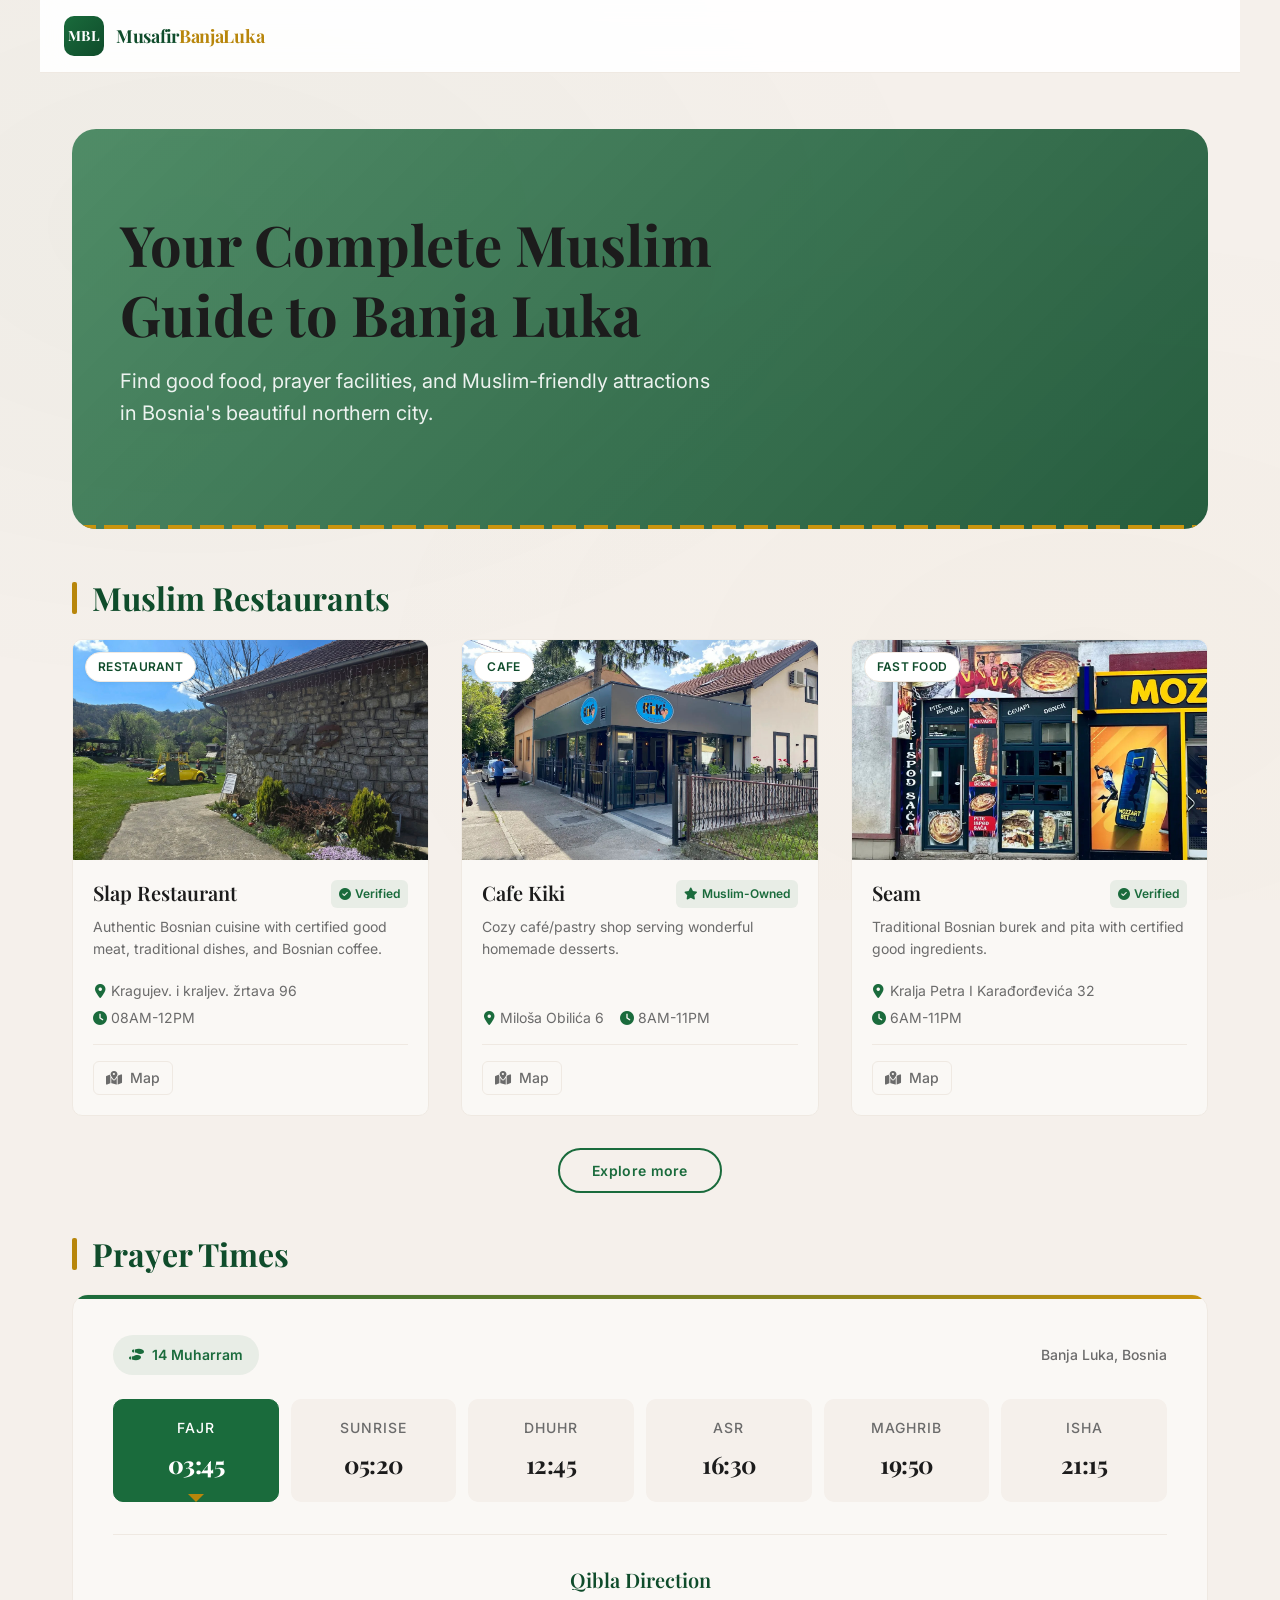
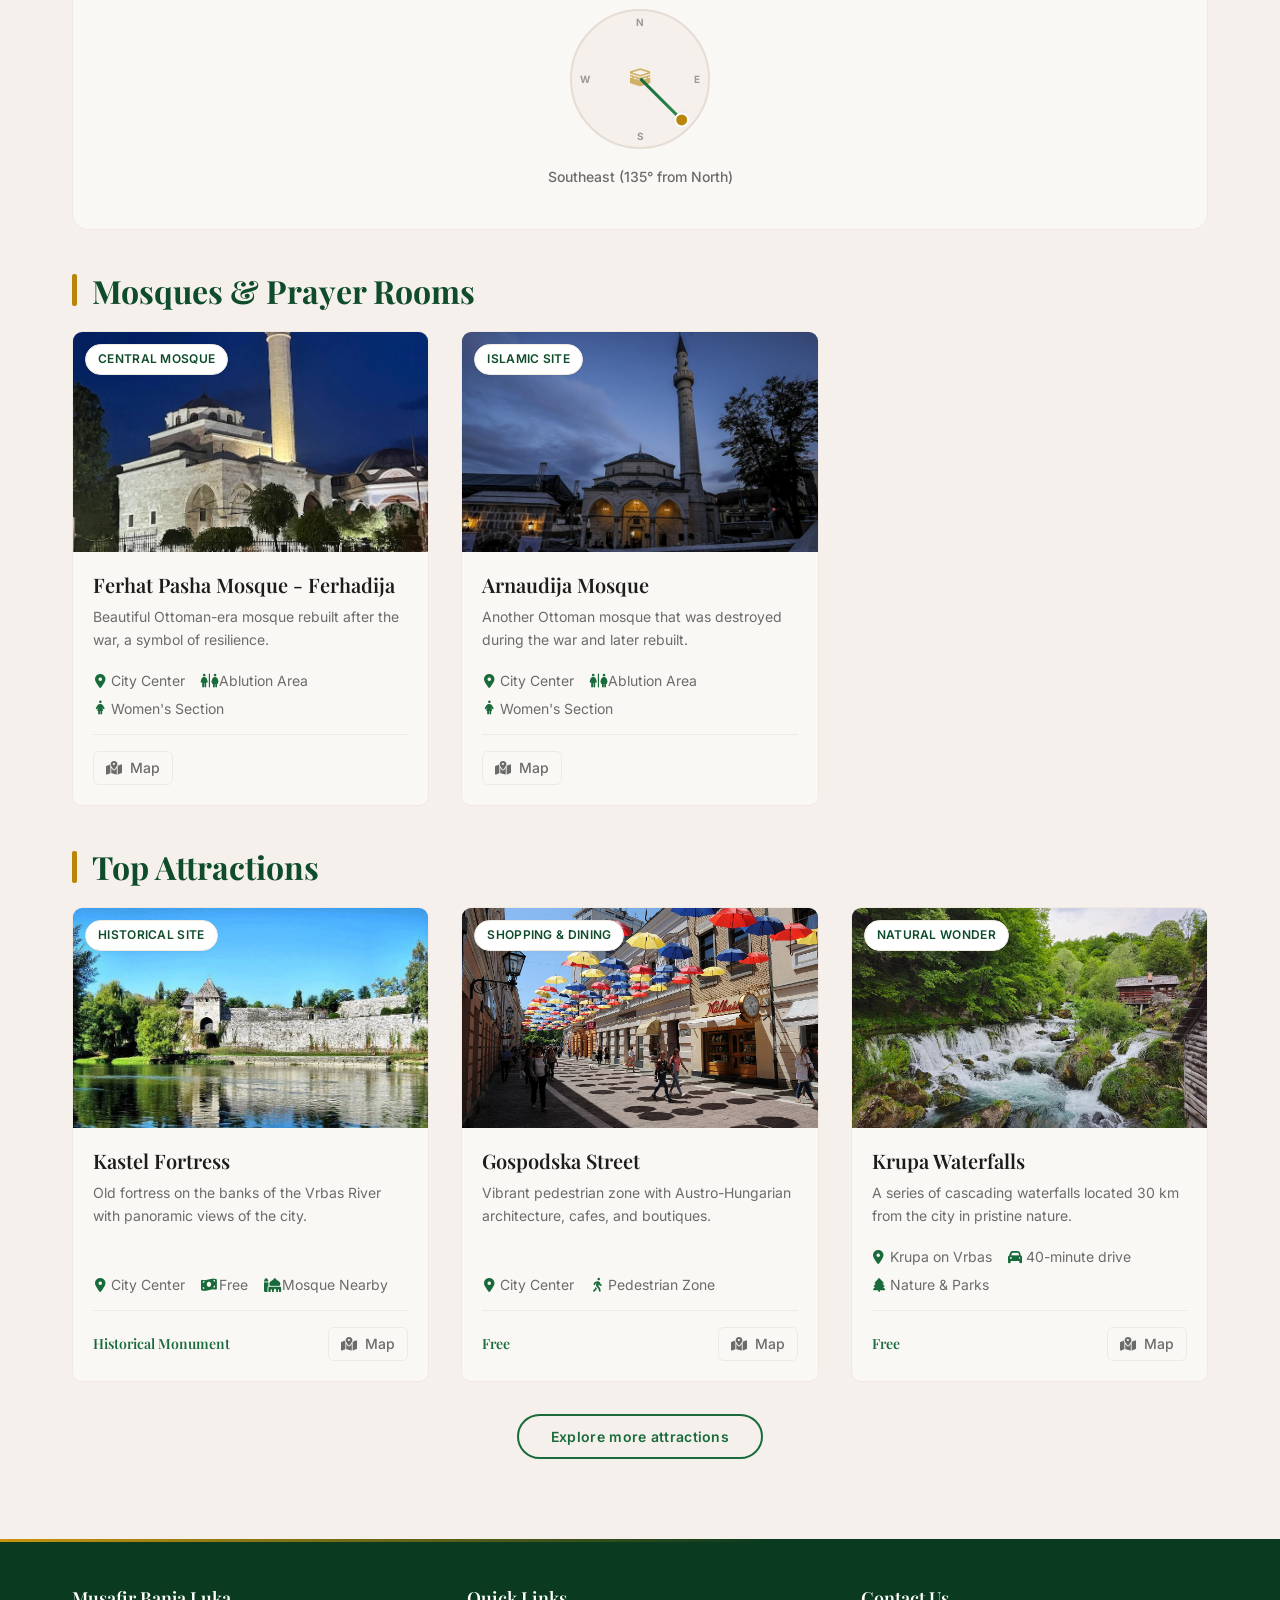
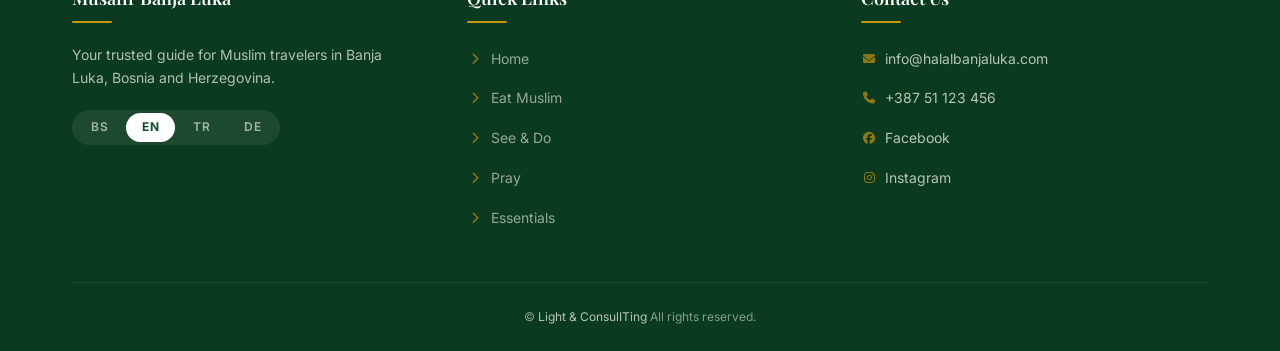
<file: index.html>
<!DOCTYPE html>
<html lang="en">

<head>
    <meta charset="UTF-8" />
    <meta name="viewport" content="width=device-width, initial-scale=1.0" />

    <!-- === PRIMARY META TAGS === -->
    <title>Musafir Banja Luka - Muslim Travel Guide to Banja Luka, Bosnia</title>
    <meta name="description"
        content="Your complete Muslim travel guide to Banja Luka, Bosnia. Discover halal restaurants, mosques, prayer times, Muslim-friendly attractions and essential travel tips for Muslim visitors." />
    <meta name="keywords"
        content="Banja Luka, Muslim travel, halal food Banja Luka, mosques Banja Luka, prayer times Bosnia, Muslim-friendly Bosnia, halal travel Bosnia, Muslim guide Banja Luka" />
    <meta name="author" content="Musafir Banja Luka" />
    <meta name="robots" content="index, follow" />
    <meta name="revisit-after" content="7 days" />
    <meta name="language" content="English" />

    <!-- === OPEN GRAPH (Facebook, LinkedIn, WhatsApp) === -->
    <meta property="og:title" content="Musafir Banja Luka - Muslim Travel Guide to Banja Luka, Bosnia" />
    <meta property="og:description"
        content="Your complete Muslim travel guide to Banja Luka. Halal food, mosques, prayer times & Muslim-friendly attractions in Bosnia." />
    <meta property="og:type" content="website" />
    <meta property="og:url" content="https://halalbanjaluka.com/" />
    <meta property="og:image" content="https://halalbanjaluka.com/images/ferhadija-mosque-banja-luka.jpg" />
    <meta property="og:image:width" content="1200" />
    <meta property="og:image:height" content="630" />
    <meta property="og:locale" content="en_US" />
    <meta property="og:site_name" content="Musafir Banja Luka" />

    <!-- === TWITTER CARD === -->
    <meta name="twitter:card" content="summary_large_image" />
    <meta name="twitter:title" content="Musafir Banja Luka - Muslim Travel Guide to Banja Luka, Bosnia" />
    <meta name="twitter:description"
        content="Your complete Muslim travel guide to Banja Luka. Halal food, mosques, prayer times & Muslim-friendly attractions." />
    <meta name="twitter:image" content="https://halalbanjaluka.com/images/ferhadija-mosque-banja-luka.jpg" />

    <!-- === HREFLANG (Multilingual) === -->
    <link rel="alternate" hreflang="en" href="https://halalbanjaluka.com/?lang=en" />
    <link rel="alternate" hreflang="bs" href="https://halalbanjaluka.com/?lang=bs" />
    <link rel="alternate" hreflang="tr" href="https://halalbanjaluka.com/?lang=tr" />
    <link rel="alternate" hreflang="de" href="https://halalbanjaluka.com/?lang=de" />
    <link rel="alternate" hreflang="x-default" href="https://halalbanjaluka.com/" />

    <!-- === CANONICAL URL === -->
    <link rel="canonical" href="https://halalbanjaluka.com/" />

    <link rel="stylesheet" href="https://cdnjs.cloudflare.com/ajax/libs/font-awesome/6.4.0/css/all.min.css" />
    <link rel="preconnect" href="https://fonts.googleapis.com" />
    <link rel="preconnect" href="https://fonts.gstatic.com" crossorigin />
    <link
        href="https://fonts.googleapis.com/css2?family=Playfair+Display:ital,wght@0,400;0,600;0,700;1,400&family=Inter:wght@300;400;500;600;700&display=swap"
        rel="stylesheet" />
    <link rel="stylesheet" href="style.css" />

    <!-- === JSON-LD STRUCTURED DATA === -->
    <script type="application/ld+json">
    {
        "@context": "https://schema.org",
        "@type": "TravelAgency",
        "name": "Musafir Banja Luka",
        "description": "Muslim travel guide for Banja Luka, Bosnia - halal restaurants, mosques, prayer times, and Muslim-friendly attractions",
        "url": "https://halalbanjaluka.com/",
        "logo": "https://halalbanjaluka.com/images/ferhadija-mosque-banja-luka.jpg",
        "address": {
            "@type": "PostalAddress",
            "addressLocality": "Banja Luka",
            "addressCountry": "BA"
        },
        "knowsLanguage": ["en", "bs", "tr", "de"],
        "sameAs": [
            "https://facebook.com/halalbanjaluka",
            "https://instagram.com/halalbanjaluka"
        ]
    }
    </script>

    <script type="application/ld+json">
    {
        "@context": "https://schema.org",
        "@type": "BreadcrumbList",
        "itemListElement": [
            { "@type": "ListItem", "position": 1, "name": "Home", "item": "https://halalbanjaluka.com/" },
            { "@type": "ListItem", "position": 2, "name": "Halal Restaurants", "item": "https://halalbanjaluka.com/?page=eat" },
            { "@type": "ListItem", "position": 3, "name": "Attractions", "item": "https://halalbanjaluka.com/?page=see" },
            { "@type": "ListItem", "position": 4, "name": "Mosques & Prayer", "item": "https://halalbanjaluka.com/?page=pray" },
            { "@type": "ListItem", "position": 5, "name": "Travel Essentials", "item": "https://halalbanjaluka.com/?page=essentials" }
        ]
    }
    </script>

    <script type="application/ld+json">
    {
        "@context": "https://schema.org",
        "@type": "ItemList",
        "name": "Halal Restaurants in Banja Luka",
        "description": "Certified halal restaurants and Muslim-friendly dining options in Banja Luka, Bosnia",
        "itemListElement": [
            {
                "@type": "Restaurant",
                "position": 1,
                "name": "Slap Restaurant",
                "description": "Authentic Bosnian cuisine with certified halal meat, traditional dishes and Bosnian coffee.",
                "servesCuisine": ["Bosnian", "Halal", "Traditional"],
                "address": { "@type": "PostalAddress", "streetAddress": "Kragujev. i kraljev. žrtava 96", "addressLocality": "Banja Luka", "addressCountry": "BA" }
            },
            {
                "@type": "Restaurant",
                "position": 2,
                "name": "Cafe Kiki",
                "description": "Cozy cafe serving good pastries, Bosnian coffee, and light meals. Muslim-owned.",
                "servesCuisine": ["Coffee", "Pastries", "Halal"],
                "address": { "@type": "PostalAddress", "streetAddress": "Miloša Obilića 6", "addressLocality": "Banja Luka", "addressCountry": "BA" }
            },
            {
                "@type": "Restaurant",
                "position": 3,
                "name": "Seam",
                "description": "Traditional Bosnian burek and pita with certified halal ingredients.",
                "servesCuisine": ["Bosnian", "Burek", "Halal", "Fast Food"],
                "address": { "@type": "PostalAddress", "streetAddress": "Kralja Petra I Karađorđevića 32", "addressLocality": "Banja Luka", "addressCountry": "BA" }
            }
        ]
    }
    </script>

    <script type="application/ld+json">
    {
        "@context": "https://schema.org",
        "@type": "ItemList",
        "name": "Mosques in Banja Luka",
        "description": "Islamic places of worship and prayer facilities in Banja Luka, Bosnia",
        "itemListElement": [
            {
                "@type": "PlaceOfWorship",
                "position": 1,
                "name": "Ferhat Pasha Mosque (Ferhadija)",
                "description": "Beautiful Ottoman-era mosque rebuilt after the war, a symbol of resilience.",
                "religiousAffiliation": "Islam",
                "address": { "@type": "PostalAddress", "addressLocality": "Banja Luka", "addressCountry": "BA" }
            },
            {
                "@type": "PlaceOfWorship",
                "position": 2,
                "name": "Arnaudija Mosque",
                "description": "Ottoman-era mosque that was destroyed during war and rebuilt later.",
                "religiousAffiliation": "Islam",
                "address": { "@type": "PostalAddress", "addressLocality": "Banja Luka", "addressCountry": "BA" }
            }
        ]
    }
    </script>

    <script type="application/ld+json">
    {
        "@context": "https://schema.org",
        "@type": "ItemList",
        "name": "Tourist Attractions in Banja Luka",
        "description": "Top Muslim-friendly attractions and landmarks in Banja Luka, Bosnia",
        "itemListElement": [
            {
                "@type": "TouristAttraction",
                "position": 1,
                "name": "Kastel Fortress",
                "description": "Ancient fortress on the banks of Vrbas river with panoramic city views.",
                "address": { "@type": "PostalAddress", "addressLocality": "Banja Luka", "addressCountry": "BA" }
            },
            {
                "@type": "TouristAttraction",
                "position": 2,
                "name": "Krupa Waterfalls",
                "description": "Series of cascading emerald waterfalls 30km from Banja Luka in pristine natural setting.",
                "address": { "@type": "PostalAddress", "addressLocality": "Krupa na Vrbasu", "addressCountry": "BA" }
            },
            {
                "@type": "TouristAttraction",
                "position": 3,
                "name": "Banj Brdo",
                "description": "Iconic hilltop viewpoint with 360° city panoramas, walking trails, and historic Partisan monument.",
                "address": { "@type": "PostalAddress", "addressLocality": "Banja Luka", "addressCountry": "BA" }
            }
        ]
    }
    </script>

</head>

<body>
    <!-- Header Wrapper (header + nav on desktop) -->
    <div class="header-wrapper">
        <header>
            <div class="container">
                <div class="header-content">
                    <div class="logo">
                        <div class="logo-icon">MBL</div>
                        <div class="logo-text">Musafir<span>BanjaLuka</span></div>
                    </div>
                    <button class="nav-toggle" id="navToggle">
                        <i class="fas fa-bars"></i>
                    </button>
                </div>
            </div>
        </header>

        <!-- Navigation -->
        <nav id="mainNav" aria-label="Main navigation">
            <ul class="nav-links">
                <li><a href="index.html" class="nav-link active" data-page="home"><i class="fas fa-home"></i> Home</a>
                </li>
                <li><a href="eat.html" class="nav-link" data-page="eat"><i class="fas fa-utensils"></i> Eat Good
                        Food</a>
                </li>
                <li><a href="see.html" class="nav-link" data-page="see"><i class="fas fa-binoculars"></i> See & Do</a>
                </li>
                <li><a href="pray.html" class="nav-link" data-page="pray"><i class="fas fa-mosque"></i> Pray</a></li>
                <li><a href="essentials.html" class="nav-link" data-page="essentials"><i class="fas fa-info-circle"></i>
                        Essentials</a></li>
            </ul>
        </nav>
    </div>

    <!-- Main Content -->
    <main>
        <!-- Home Page -->
        <div class="page active" id="home">
            <div class="container">
                <div class="hero">
                    <h1 data-i18n="home_title">Your Complete Muslim Guide to Banja Luka</h1>
                    <p data-i18n="home_subtitle">Find good food, prayer facilities, and Muslim-friendly attractions in
                        Bosnia's beautiful
                        northern city.</p>
                </div>

                <!-- Halal Restaurants Section (3 cards) -->
                <div class="section-header">
                    <h2 data-i18n="restaurants">Good Restaurants</h2>
                </div>

                <div class="card-grid">
                    <!-- Restaurant 1 -->
                    <div class="card">
                        <div class="card-img">
                            <img src="images/slap.jpg"
                                alt="Slap Restaurant - halal restaurant in Banja Luka serving traditional Bosnian cuisine"
                                loading="lazy" width="400" height="300" />
                            <div class="card-badge">Restaurant</div>
                        </div>
                        <div class="card-content">
                            <div class="card-title">
                                <h3>Slap Restaurant</h3>
                                <div class="verification"><i class="fas fa-check-circle"></i> <span
                                        data-i18n="verified">Verified</span></div>
                            </div>
                            <p data-i18n="res_desc_slap"> Authentic Bosnian cuisine with certified good meats,
                                traditional
                                dishes and Bosnian
                                coffee.</p>
                            <div class="card-details">
                                <div class="card-detail"><i class="fas fa-map-marker-alt"></i> Kragujev. i kraljev.
                                    žrtava 96</div>
                                <div class="card-detail"><i class="fas fa-clock"></i> 08AM-12PM</div>
                            </div>
                            <div class="card-footer">
                                <a href="https://maps.app.goo.gl/p57YhxLevHR8sC6J9" target="_blank" class="map-link"><i
                                        class="fas fa-map-marked-alt"></i> Map</a>
                            </div>
                        </div>
                    </div>

                    <!-- Restaurant 2 -->
                    <div class="card">
                        <div class="card-img">
                            <img src="images/kiki.jpg"
                                alt="Cafe Kiki - Muslim-owned cafe in Banja Luka serving pastries and Bosnian coffee"
                                loading="lazy" width="400" height="300" />
                            <div class="card-badge">Cafe</div>
                        </div>
                        <div class="card-content">
                            <div class="card-title">
                                <h3>Cafe Kiki</h3>
                                <div class="verification"><i class="fas fa-star"></i> <span
                                        data-i18n="muslim_owned">Muslim-Owned</span></div>
                            </div>
                            <p data-i18n="res_desc_kiki">Cozy cafe serving good pastries, Bosnian coffee, and light
                                meals.</p>
                            <div class="card-details">
                                <div class="card-detail"><i class="fas fa-map-marker-alt"></i> Miloša Obilića 6</div>
                                <div class="card-detail"><i class="fas fa-clock"></i> 8AM-11PM</div>
                            </div>
                            <div class="card-footer">
                                <a href="https://maps.app.goo.gl/Z11GaQ1PoDX9A39fA" target="_blank" class="map-link"><i
                                        class="fas fa-map-marked-alt"></i> Map</a>
                            </div>
                        </div>
                    </div>

                    <!-- Restaurant 3 -->
                    <div class="card">
                        <div class="card-img">
                            <img src="images/seam.jpg"
                                alt="Seam - traditional Bosnian burek and pita in Banja Luka with halal ingredients"
                                loading="lazy" width="400" height="300" />
                            <div class="card-badge">Fast Food</div>
                        </div>
                        <div class="card-content">
                            <div class="card-title">
                                <h3>Seam</h3>
                                <div class="verification"><i class="fas fa-check-circle"></i> <span
                                        data-i18n="verified">Verified</span></div>
                            </div>
                            <p data-i18n="res_desc_seam">Traditional Bosnian burek and pita with good
                                ingredients.</p>
                            <div class="card-details">
                                <div class="card-detail"><i class="fas fa-map-marker-alt"></i> Kralja Petra I
                                    Karađorđevića 32</div>
                                <div class="card-detail"><i class="fas fa-clock"></i> 6AM-11PM</div>
                            </div>
                            <div class="card-footer">
                                <a href="https://maps.app.goo.gl/5maDnM1GUe15LP5Y6" target="_blank" class="map-link"><i
                                        class="fas fa-map-marked-alt"></i> Map</a>
                            </div>
                        </div>
                    </div>
                </div>

                <!-- Explore More Button for Restaurants -->
                <button class="explore-more-btn" data-page="eat" data-i18n="explore_restaurants">Explore More
                    Restaurants</button>

                <!-- Prayer Times Section -->
                <div class="section-header">
                    <h2 data-i18n="prayer_times">Prayer Times</h2>
                </div>

                <div class="prayer-container">
                    <div class="prayer-header">
                        <div class="hijri-date">14 Muharram </div>
                        <div>Banja Luka, Bosnia</div>
                    </div>

                    <div class="prayer-times">
                        <div class="prayer-time">
                            <div class="prayer-name">Fajr</div>
                            <div class="prayer-hour">03:45</div>
                        </div>
                        <div class="prayer-time">
                            <div class="prayer-name">Sunrise</div>
                            <div class="prayer-hour">05:20</div>
                        </div>
                        <div class="prayer-time active">
                            <div class="prayer-name">Dhuhr</div>
                            <div class="prayer-hour">12:45</div>
                        </div>
                        <div class="prayer-time">
                            <div class="prayer-name">Asr</div>
                            <div class="prayer-hour">16:30</div>
                        </div>
                        <div class="prayer-time">
                            <div class="prayer-name">Maghrib</div>
                            <div class="prayer-hour">19:50</div>
                        </div>
                        <div class="prayer-time">
                            <div class="prayer-name">Isha</div>
                            <div class="prayer-hour">21:15</div>
                        </div>
                    </div>

                    <div class="qibla-direction">
                        <h3 data-i18n="qibla">Qibla Direction</h3>
                        <div class="qibla-compass">
                            <div class="compass-circle">
                                <span class="compass-label label-n">N</span>
                                <span class="compass-label label-s">S</span>
                                <span class="compass-label label-e">E</span>
                                <span class="compass-label label-w">W</span>
                                <div class="compass-needle"></div>
                                <div class="kaaba-icon"><i class="fas fa-kaaba"></i></div>
                            </div>
                        </div>
                        <div class="qibla-text" data-i18n="southeast">Southeast (135° from North)</div>
                    </div>
                </div>

                <!-- Mosques Section (3 cards) -->
                <div class="section-header">
                    <h2 data-i18n="mosques">Mosques </h2>
                </div>

                <div class="card-grid">
                    <!-- Mosque 1 -->
                    <div class="card">
                        <div class="card-img">
                            <img src="images/ferhadija.jpg"
                                alt="Ferhat Pasha Mosque (Ferhadija) - main mosque in Banja Luka, Bosnia" loading="lazy"
                                width="400" height="300" />
                            <div class="card-badge" data-i18n="main_mosque">Main Mosque</div>
                        </div>
                        <div class="card-content">
                            <div class="card-title">
                                <h3 data-i18n="ferhadija">Ferhat Pasha Mosque</h3>
                            </div>
                            <p data-i18n="ferhadija_desc">Beautiful Ottoman-era mosque rebuilt after the war, a symbol
                                of resilience.</p>
                            <div class="card-details">
                                <div class="card-detail"><i class="fas fa-map-marker-alt"></i>
                                    <p data-i18n="centar"> City Center</p>
                                </div>
                                <div class="card-detail"><i class="fas fa-restroom"></i>
                                    <p data-i18n="abdest">Wudu
                                        Facilities</p>
                                </div>
                                <div class="card-detail"><i class="fas fa-female"></i>
                                    <p data-i18n="female_part"> Women's Section</p>
                                </div>
                            </div>
                            <div class="card-footer">
                                <a href="https://maps.app.goo.gl/VvUYjW3ohzERQWgKA" target="_blank" class="map-link"><i
                                        class="fas fa-map-marked-alt"></i> Map</a>
                            </div>
                        </div>
                    </div>

                    <!-- Mosque 2 -->
                    <div class="card">
                        <div class="card-img">
                            <img src="images/arnaudija-mosque.jpg"
                                alt="Arnaudija Mosque - Ottoman-era mosque in Banja Luka, Bosnia" loading="lazy"
                                width="400" height="300" />
                            <div class="card-badge">Islamic Site</div>
                        </div>
                        <div class="card-content">
                            <div class="card-title">
                                <h3 data-i18n="arnaudija">Arnaudija Mosque</h3>
                            </div>
                            <p data-i18n="arnaudija_desc">Another one of Ottoman-era mosque that was destroyed during
                                war and rebuilt later.</p>
                            <div class="card-details">
                                <div class="card-detail"><i class="fas fa-map-marker-alt"></i>
                                    <p data-i18n="centar"> City Center</p>
                                </div>
                                <div class="card-detail"><i class="fas fa-restroom"></i>
                                    <p data-i18n="abdest">Wudu
                                        Facilities</p>
                                </div>
                                <div class="card-detail"><i class="fas fa-female"></i>
                                    <p data-i18n="female_part"> Women's Section</p>
                                </div>
                            </div>
                            <div class="card-footer">
                                <a href="https://maps.app.goo.gl/kB1ky1SohKfkis7o8" target="_blank" class="map-link"><i
                                        class="fas fa-map-marked-alt"></i> Map</a>
                            </div>
                        </div>
                    </div>


                </div>


                <!-- Top Attractions Section (3 cards) -->
                <div class="section-header">
                    <h2 data-i18n="attractions">Top Attractions</h2>
                </div>

                <div class="card-grid">
                    <!-- Attraction 1 -->
                    <div class="card">
                        <div class="card-img">
                            <img src="images/kastel.jpg"
                                alt="Kastel Fortress - ancient fortress on Vrbas river in Banja Luka" loading="lazy"
                                width="400" height="300" />
                            <div class="card-badge">Historical Site</div>
                        </div>
                        <div class="card-content">
                            <div class="card-title">
                                <h3 data-i18n="kastel">Kastel Fortress</h3>
                            </div>
                            <p data-i18n="kastel_desc">Ancient fortress on the banks of Vrbas river with panoramic city
                                views.</p>
                            <div class="card-details">
                                <div class="card-detail"><i class="fas fa-map-marker-alt"></i>
                                    <p data-i18n="centar"> City Center</p>
                                </div>
                                <div class="card-detail"><i class="fas fa-money-bill-wave"></i>
                                    <p data-i18n="free"> Free</p>
                                </div>
                                <div class="card-detail"><i class="fas fa-mosque"></i>
                                    <p data-i18n="prayer_nearby"> Prayer Space Nearby</p>
                                </div>
                            </div>
                            <div class="card-footer">
                                <div class="price" data-i18n="history">Historical Landmark</div>
                                <a href="https://maps.app.goo.gl/26KrBH22hDH6Ejba9" target="_blank" class="map-link"><i
                                        class="fas fa-map-marked-alt"></i> Map</a>
                            </div>
                        </div>
                    </div>

                    <!-- Attraction 2 -->
                    <div class="card">
                        <div class="card-img">
                            <img src="images/gospodska-street.jpg"
                                alt="Gospodska Street - pedestrian zone in Banja Luka with Austro-Hungarian architecture"
                                loading="lazy" width="400" height="300" />
                            <div class="card-badge">Shopping & Dining</div>
                        </div>
                        <div class="card-content">
                            <div class="card-title">
                                <h3>Gospodska Street</h3>
                            </div>
                            <p>Vibrant pedestrian zone with Austro-Hungarian architecture, cafes, and boutiques.</p>
                            <div class="card-details">
                                <div class="card-detail"><i class="fas fa-map-marker-alt"></i>
                                    <p data-i18n="centar"> City Center</p>
                                </div>
                                <div class="card-detail"><i class="fas fa-walking"></i> Pedestrian Zone</div>
                            </div>
                            <div class="card-footer">
                                <div class="price" data-i18n="free">Free Access</div>
                                <a href="https://maps.app.goo.gl/FF4rLwditEwUV5geA" target="_blank" class="map-link"><i
                                        class="fas fa-map-marked-alt"></i> Map</a>
                            </div>
                        </div>
                    </div>

                    <!-- Attraction 3 -->
                    <div class="card">
                        <div class="card-img">
                            <img src="images/krupa.jpg"
                                alt="Krupa Waterfalls - emerald waterfalls near Banja Luka, Bosnia" loading="lazy"
                                width="400" height="300" />
                            <div class="card-badge">Natural Wonder</div>
                        </div>
                        <div class="card-content">
                            <div class="card-title">
                                <h3 data-i18n="krupa">Krupa Waterfalls</h3>
                            </div>
                            <p data-i18n="krupa_desc">Series of cascading emerald waterfalls 30km from city in pristine
                                natural setting.</p>
                            <div class="card-details">
                                <div class="card-detail"><i class="fas fa-map-marker-alt"></i>
                                    <p data-i18n="krupa_location">Krupa Village</p>
                                </div>
                                <div class="card-detail"><i class="fas fa-car"></i>
                                    <p data-i18n="drive">40-min Drive</p>
                                </div>
                                <div class="card-detail"><i class="fas fa-tree"></i>
                                    <p data-i18n="nature"> Nature Trails</p>
                                </div>
                            </div>
                            <div class="card-footer">
                                <div class="price" data-i18n="free">Free Entry</div>
                                <a href="https://maps.app.goo.gl/Tqg7uMGyCCkH2BZRA" target="_blank" class="map-link"><i
                                        class="fas fa-map-marked-alt"></i> Map</a>
                            </div>
                        </div>
                    </div>
                </div>

                <!-- Explore More Button for Attractions -->
                <button class="explore-more-btn" data-i18n="explore_attractions" data-page="see">Explore More
                    Attractions</button>
            </div>
        </div>

        <!-- Eat Halal Page -->
        <div class="page" id="eat">
            <div class="container">
                <div class="hero"
                    style="background-image: linear-gradient(135deg, rgba(26,107,60,0.75) 0%, rgba(15,76,43,0.9) 100%), url('images/hero-eat.jpg');">
                    <h1 data-i18n="eat_title">Muslim Dining in Banja Luka</h1>
                    <p data-i18n="eat_subtitle">Discover certified good restaurants, cafes and food stores across the
                        city</p>
                </div>

                <div class="section-header">
                    <h2 data-i18n="muslim_food_places">Muslim Food Places</h2>
                </div>

                <div class="card-grid">
                    <!-- Restaurant 1 -->
                    <div class="card">
                        <div class="card-img">
                            <img src="images/slap.jpg"
                                alt="Slap Restaurant - halal restaurant in Banja Luka serving traditional Bosnian cuisine"
                                loading="lazy" width="400" height="300" />
                            <div class="card-badge">Restaurant</div>
                        </div>
                        <div class="card-content">
                            <div class="card-title">
                                <h3>Slap Restaurant</h3>
                                <div class="verification"><i class="fas fa-check-circle"></i> <span
                                        data-i18n="verified">Verified</span>
                                </div>
                            </div>
                            <p data-i18n="res_desc_slap"> Authentic Bosnian cuisine with certified good meats,
                                traditional
                                dishes and Bosnian
                                coffee.</p>
                            <div class="card-details">
                                <div class="card-detail"><i class="fas fa-map-marker-alt"></i> Kragujev. i kraljev.
                                    žrtava 96</div>
                                <div class="card-detail"><i class="fas fa-clock"></i> 08AM-12PM</div>
                            </div>
                            <div class="card-footer">
                                <a href="https://maps.app.goo.gl/p57YhxLevHR8sC6J9" target="_blank" class="map-link"><i
                                        class="fas fa-map-marked-alt"></i> Map</a>
                            </div>
                        </div>
                    </div>

                    <!-- Restaurant 2 -->
                    <div class="card">
                        <div class="card-img">
                            <img src="images/kiki.jpg" alt="Cafe Kiki - Muslim-owned cafe in Banja Luka" loading="lazy"
                                width="400" height="300" />
                            <div class="card-badge">Cafe</div>
                        </div>
                        <div class="card-content">
                            <div class="card-title">
                                <h3>Cafe Kiki</h3>
                                <div class="verification"><i class="fas fa-star"></i> <span
                                        data-i18n="muslim_owned">Muslim-Owned</span>
                                </div>
                            </div>
                            <p data-i18n="res_desc_kiki">Cozy cafe serving good pastries, Bosnian coffee, and light
                                meals.</p>
                            <div class="card-details">
                                <div class="card-detail"><i class="fas fa-map-marker-alt"></i> Miloša Obilića 6</div>
                                <div class="card-detail"><i class="fas fa-clock"></i> 8AM-11PM</div>
                            </div>
                            <div class="card-footer">
                                <a href="https://maps.app.goo.gl/Z11GaQ1PoDX9A39fA" target="_blank" class="map-link"><i
                                        class="fas fa-map-marked-alt"></i> Map</a>
                            </div>
                        </div>
                    </div>

                    <!-- Restaurant 3 -->
                    <div class="card">
                        <div class="card-img">
                            <img src="images/seam.jpg" alt="Seam - traditional Bosnian burek in Banja Luka"
                                loading="lazy" width="400" height="300" />
                            <div class="card-badge">Fast Food</div>
                        </div>
                        <div class="card-content">
                            <div class="card-title">
                                <h3>Seam</h3>
                                <div class="verification"><i class="fas fa-check-circle"></i> <span
                                        data-i18n="verified">Verified</span>
                                </div>
                            </div>
                            <p data-i18n="res_desc_seam">Traditional Bosnian burek and pita with certified good
                                ingredients.</p>
                            <div class="card-details">
                                <div class="card-detail"><i class="fas fa-map-marker-alt"></i> Kralja Petra I
                                    Karađorđevića 32</div>
                                <div class="card-detail"><i class="fas fa-clock"></i> 6AM-11PM</div>
                            </div>
                            <div class="card-footer">
                                <a href="https://maps.app.goo.gl/5maDnM1GUe15LP5Y6" target="_blank" class="map-link"><i
                                        class="fas fa-map-marked-alt"></i> Map</a>
                            </div>
                        </div>
                    </div>
                </div>

                <!-- Restaurant 4 -->
                <div class="card">
                    <div class="card-img">
                        <img src="images/iriskic.jpg" alt="Mesnica Iriskic - Muslim-owned butcher shop in Banja Luka"
                            loading="lazy" width="400" height="300" />
                        <div class="card-badge">Butcher</div>
                    </div>
                    <div class="card-content">
                        <div class="card-title">
                            <h3>Mesnica Iriskic</h3>
                            <div class="verification"><i class="fas fa-star"></i> <span
                                    data-i18n="muslim_owned">Muslim-Owned</span>
                            </div>
                        </div>
                        <p data-i18n="res_desc_iriskic">Trusted butcher offering high-quality fresh meats, owned
                            by a local Muslim
                            family.</p>
                        <div class="card-details">
                            <div class="card-detail"><i class="fas fa-map-marker-alt"></i> Braće Jugovića 31</div>
                            <div class="card-detail"><i class="fas fa-clock"></i> 6AM–5PM</div>
                        </div>
                        <div class="card-footer">
                            <a href="https://share.google/g3SyCIyQldnJY6ANN" target="_blank" class="map-link">
                                <i class="fas fa-map-marked-alt"></i> Map
                            </a>
                        </div>
                    </div>
                </div>


                <!-- Restaurant 5 -->
                <div class="card">
                    <div class="card-img">
                        <img src="images/daninoc.jpg" alt="Pekara Dan i Noć - Muslim-owned bakery in Banja Luka"
                            loading="lazy" width="400" height="300" />
                        <div class="card-badge">Bakery</div>
                    </div>
                    <div class="card-content">
                        <div class="card-title">
                            <h3>Pekara Dan i Noć</h3>
                            <div class="verification"><i class="fas fa-star"></i> <span
                                    data-i18n="muslim_owned">Muslim-Owned</span>
                            </div>
                        </div>
                        <p data-i18n="res_desc_daninoc">Family-run bakery known for its fresh bread, clean
                            service, and strong
                            Islamic values.</p>
                        <div class="card-details">
                            <div class="card-detail"><i class="fas fa-map-marker-alt"></i> Kralja Petra I Karađorđevića
                            </div>
                            <div class="card-detail"><i class="fas fa-clock"></i> 6AM–12PM</div>
                        </div>
                        <div class="card-footer">
                            <a href="https://share.google/RpWI99yxIvGVqMrhz" target="_blank" class="map-link">
                                <i class="fas fa-map-marked-alt"></i> Map
                            </a>
                        </div>
                    </div>
                </div>

                <!-- Restaurant 6 -->
                <div class="card">
                    <div class="card-img">
                        <img src="images/banjalucanka.jpg" alt="Banjalučanka B - bakery and sweets shop in Banja Luka"
                            loading="lazy" width="400" height="300" />
                        <div class="card-badge">Bakery & Sweets</div>
                    </div>
                    <div class="card-content">
                        <div class="card-title">
                            <h3>Banjalučanka B</h3>
                            <div class="verification"><i class="fas fa-star"></i> <span
                                    data-i18n="muslim_friendly">Muslim-Friendly</span></div>
                        </div>
                        <p data-i18n="res_desc_banjalucanka">Popular dual bakery and dessert shop offering sweet and
                            savory treats in a
                            Muslim-friendly environment.</p>
                        <div class="card-details">
                            <div class="card-detail"><i class="fas fa-map-marker-alt"></i> Cara Lazara 13</div>
                            <div class="card-detail"><i class="fas fa-clock"></i> 7AM–10PM</div>
                        </div>
                        <div class="card-footer">
                            <a href="https://share.google/Ia01LIjfUXrqDAPJS" target="_blank" class="map-link">
                                <i class="fas fa-map-marked-alt"></i> Map
                            </a>
                        </div>
                    </div>
                </div>


                <!-- Restaurant 7 -->
                <div class="card">
                    <div class="card-img">
                        <img src="images/pod-lipom.jpg"
                            alt="Pod Lipom - grill restaurant in Banja Luka with verified halal meat" loading="lazy"
                            width="400" height="300" />
                        <div class="card-badge">Grill</div>
                    </div>
                    <div class="card-content">
                        <div class="card-title">
                            <h3>Pod Lipom</h3>
                            <div class="verification"><i class="fas fa-check-circle"></i> <span
                                    data-i18n="verified_meat">Verified
                                    Meat</span></div>
                        </div>
                        <p data-i18n="res_desc_podlipom">Ćevapi and grilled dishes prepared with good meat
                            from Mesnica
                            Iriskic. *Note: Alcohol is served on premises.*</p>
                        <div class="card-details">
                            <div class="card-detail"><i class="fas fa-map-marker-alt"></i> Petra I Karađorđevića 10
                            </div>
                            <div class="card-detail"><i class="fas fa-clock"></i> 8AM–10PM</div>
                        </div>
                        <div class="card-footer">
                            <a href="https://share.google/qDdV4cZkO7k5gLPOR" target="_blank" class="map-link">
                                <i class="fas fa-map-marked-alt"></i> Map
                            </a>
                        </div>
                    </div>
                </div>


                <!-- Restaurant 8 -->
                <div class="card">
                    <div class="card-img">
                        <img src="images/tesnjak.jpg" alt="Mesnica Tesnjak - butcher and grill in Banja Luka"
                            loading="lazy" width="400" height="300" />
                        <div class="card-badge">Butcher & Grill</div>
                    </div>
                    <div class="card-content">
                        <div class="card-title">
                            <h3>Mesnica Tesnjak</h3>
                            <div class="verification"><i class="fas fa-star"></i> <span
                                    data-i18n="muslim_friendly">Muslim-Friendly</span></div>
                        </div>
                        <p data-i18n="res_desc_tesnjak">Local muslim-friendly butcher with attached fast food service.
                            Less frequented
                            but a solid option.</p>
                        <div class="card-details">
                            <div class="card-detail"><i class="fas fa-map-marker-alt"></i> Radoja Domanovića 8</div>
                            <div class="card-detail"><i class="fas fa-clock"></i> 6AM–5PM</div>
                        </div>
                        <div class="card-footer">
                            <a href="https://share.google/x1jJSX7PRDopaAryR" target="_blank" class="map-link">
                                <i class="fas fa-map-marked-alt"></i> Map
                            </a>
                        </div>
                    </div>
                </div>


                <!-- Restaurant 9 -->
                <div class="card">
                    <div class="card-img">
                        <img src="images/biser.jpg" alt="Pekara Biser - 24/7 bakery in Banja Luka" loading="lazy"
                            width="400" height="300" />
                        <div class="card-badge">Bakery</div>
                    </div>
                    <div class="card-content">
                        <div class="card-title">
                            <h3>Pekara Biser</h3>
                            <div class="verification"><i class="fas fa-star"></i> <span
                                    data-i18n="muslim_friendly">Muslim-Friendly</span></div>
                        </div>
                        <p data-i18n="res_desc_biser">A little outside the city center, this bakery offers
                            muslim-friendly pastries and
                            snacks, open 24/7.</p>
                        <div class="card-details">
                            <div class="card-detail"><i class="fas fa-map-marker-alt"></i> Banja Luka</div>
                            <div class="card-detail"><i class="fas fa-clock"></i> 24/7</div>
                        </div>
                        <div class="card-footer">
                            <a href="https://share.google/cPCAiRPPxAyWBlRgb" target="_blank" class="map-link">
                                <i class="fas fa-map-marked-alt"></i> Map
                            </a>
                        </div>
                    </div>
                </div>

            </div>
        </div>
        </div>

        <!-- See & Do Page -->
        <div class="page" id="see">
            <div class="container">
                <div class="hero"
                    style="background-image: linear-gradient(135deg, rgba(26,107,60,0.75) 0%, rgba(15,76,43,0.9) 100%), url('images/hero-see.jpg');">
                    <h1 data-i18n="see_title">Explore Banja Luka</h1>
                    <p data-i18n="see_subtitle">Discover Islamic sites, historical landmarks, and natural attractions
                    </p>
                </div>

                <div class="section-header">
                    <h2 data-i18n="attractions_activities">Attractions & Activities</h2>
                </div>

                <div class="card-grid">
                    <!-- Attraction 1 -->
                    <div class="card">
                        <div class="card-img">
                            <img src="images/kastel.jpg"
                                alt="Kastel Fortress - historic fortress on Vrbas river in Banja Luka" loading="lazy"
                                width="400" height="300" />
                            <div class="card-badge" data-i18n="historical_site">Historical Site</div>
                        </div>
                        <div class="card-content">
                            <div class="card-title">
                                <h3 data-i18n="kastel">Kastel Fortress</h3>
                            </div>
                            <p data-i18n="kastel_desc">Ancient fortress on the banks of Vrbas river with panoramic city
                                views.</p>
                            <div class="card-details">
                                <div class="card-detail"><i class="fas fa-map-marker-alt"></i>
                                    <p data-i18n="city_center">City Center</p>
                                </div>
                                <div class="card-detail"><i class="fas fa-money-bill-wave"></i>
                                    <p data-i18n="free">Free</p>
                                </div>
                                <div class="card-detail"><i class="fas fa-mosque"></i>
                                    <p data-i18n="prayer_nearby">Prayer Space Nearby</p>
                                </div>
                            </div>
                            <div class="card-footer">
                                <div class="price" data-i18n="history">Historical Landmark</div>
                                <a href="https://maps.app.goo.gl/26KrBH22hDH6Ejba9" target="_blank" class="map-link">
                                    <i class="fas fa-map-marked-alt"></i> <span data-i18n="map">Map</span>
                                </a>
                            </div>
                        </div>
                    </div>

                    <!-- Attraction 2 -->
                    <div class="card">
                        <div class="card-img">
                            <img src="images/gospodska-street.jpg"
                                alt="Gospodska Street - pedestrian shopping street in Banja Luka" loading="lazy"
                                width="400" height="300" />
                            <div class="card-badge" data-i18n="shopping_dining">Shopping & Dining</div>
                        </div>
                        <div class="card-content">
                            <div class="card-title">
                                <h3 data-i18n="gospodska">Gospodska Street</h3>
                            </div>
                            <p data-i18n="gospodska_desc">Vibrant pedestrian zone with Austro-Hungarian architecture,
                                cafes, and boutiques.
                            </p>
                            <div class="card-details">
                                <div class="card-detail"><i class="fas fa-map-marker-alt"></i>
                                    <p data-i18n="old_town">Old Town</p>
                                </div>
                                <div class="card-detail"><i class="fas fa-walking"></i>
                                    <p data-i18n="pedestrian">Pedestrian Zone</p>
                                </div>
                            </div>
                            <div class="card-footer">
                                <div class="price" data-i18n="free_access">Free Access</div>
                                <a href="https://maps.app.goo.gl/FF4rLwditEwUV5geA" target="_blank" class="map-link">
                                    <i class="fas fa-map-marked-alt"></i> <span data-i18n="map">Map</span>
                                </a>
                            </div>
                        </div>
                    </div>

                    <!-- Attraction 3 -->
                    <div class="card">
                        <div class="card-img">
                            <img src="images/krupa.jpg"
                                alt="Krupa Waterfalls - emerald waterfalls near Banja Luka, Bosnia" loading="lazy"
                                width="400" height="300" />
                            <div class="card-badge" data-i18n="natural_wonder">Natural Wonder</div>
                        </div>
                        <div class="card-content">
                            <div class="card-title">
                                <h3 data-i18n="krupa">Krupa Waterfalls</h3>
                            </div>
                            <p data-i18n="krupa_desc">Series of cascading emerald waterfalls 30km from city in pristine
                                natural setting.</p>
                            <div class="card-details">
                                <div class="card-detail"><i class="fas fa-map-marker-alt"></i>
                                    <p data-i18n="krupa_location">Krupa Village</p>
                                </div>
                                <div class="card-detail"><i class="fas fa-car"></i>
                                    <p data-i18n="drive">40-min Drive</p>
                                </div>
                                <div class="card-detail"><i class="fas fa-tree"></i>
                                    <p data-i18n="nature">Nature Trails</p>
                                </div>
                            </div>
                            <div class="card-footer">
                                <div class="price" data-i18n="free_entry">Free Entry</div>
                                <a href="https://maps.app.goo.gl/Tqg7uMGyCCkH2BZRA" target="_blank" class="map-link">
                                    <i class="fas fa-map-marked-alt"></i> <span data-i18n="map">Map</span>
                                </a>
                            </div>
                        </div>
                    </div>

                    <!-- Attraction 4 -->
                    <div class="card">
                        <div class="card-img">
                            <img src="images/park-mladen.jpg"
                                alt="Park Mladen Stojanović - urban park in Banja Luka city center" loading="lazy"
                                width="400" height="300" />
                            <div class="card-badge" data-i18n="urban_park">Urban Park</div>
                        </div>
                        <div class="card-content">
                            <div class="card-title">
                                <h3 data-i18n="mladen_park">Park Mladen Stojanović</h3>
                            </div>
                            <p data-i18n="mladen_desc">Lush green oasis with century-old trees, fountains, and WW2
                                memorial sculptures.</p>
                            <div class="card-details">
                                <div class="card-detail"><i class="fas fa-map-marker-alt"></i>
                                    <p data-i18n="city_center">City Center</p>
                                </div>
                                <div class="card-detail"><i class="fas fa-money-bill-wave"></i>
                                    <p data-i18n="free">Free</p>
                                </div>

                            </div>
                            <div class="card-footer">
                                <div class="price" data-i18n="peaceful_retreat">Peaceful Retreat</div>
                                <a href="https://maps.app.goo.gl/UU2baEuYhKUm1CiZ7" target="_blank" class="map-link">
                                    <i class="fas fa-map-marked-alt"></i> <span data-i18n="map">Map</span>
                                </a>
                            </div>
                        </div>
                    </div>

                    <!-- Attraction 5 -->
                    <div class="card">
                        <div class="card-img">
                            <img src="images/kanjon_tijesno.jpg"
                                alt="Vrbas River and Tijesno Canyon - rafting destination near Banja Luka"
                                loading="lazy" width="400" height="300" />
                            <div class="card-badge" data-i18n="natural_adventure">Natural Adventure</div>
                        </div>
                        <div class="card-content">
                            <div class="card-title">
                                <h3 data-i18n="vrbas_canyon">Vrbas River & Tijesno Canyon</h3>
                            </div>
                            <p data-i18n="vrbas_desc">Dramatic 30m deep limestone canyon with emerald waters perfect for
                                rafting and
                                kayaking.</p>
                            <div class="card-details">
                                <div class="card-detail"><i class="fas fa-map-marker-alt"></i>
                                    <p data-i18n="10km_from_center">10km from Center</p>
                                </div>
                                <div class="card-detail"><i class="fas fa-water"></i>
                                    <p data-i18n="rafting">Rafting Tours Available</p>
                                </div>
                                <div class="card-detail"><i class="fas fa-utensils"></i>
                                    <p data-i18n="halal_picnic">Picnic Areas</p>
                                </div>
                            </div>
                            <div class="card-footer">
                                <div class="price" data-i18n="adventure_sports">Adventure Sports</div>
                                <a href="https://maps.app.goo.gl/MvzjGKjT83mB7NsS6" target="_blank" class="map-link">
                                    <i class="fas fa-map-marked-alt"></i> <span data-i18n="map">Map</span>
                                </a>
                            </div>
                        </div>
                    </div>

                    <!-- Attraction 6 -->
                    <div class="card">
                        <div class="card-img">
                            <img src="images/banj-brdo.jpg" alt="Banj Brdo - panoramic viewpoint overlooking Banja Luka"
                                loading="lazy" width="400" height="300" />
                            <div class="card-badge" data-i18n="panoramic_viewpoint">Panoramic Viewpoint</div>
                        </div>
                        <div class="card-content">
                            <div class="card-title">
                                <h3 data-i18n="banj_brdo">Banj Brdo</h3>
                            </div>
                            <p data-i18n="banj_desc">Iconic hilltop viewpoint with 360° city panoramas, walking trails,
                                and historic
                                Partisan monument.</p>
                            <div class="card-details">
                                <div class="card-detail"><i class="fas fa-map-marker-alt"></i>
                                    <p data-i18n="southwest">Southwest of City Center</p>
                                </div>
                                <div class="card-detail"><i class="fas fa-walking"></i>
                                    <p data-i18n="hike_drive">30-min Hike or Drive</p>
                                </div>
                            </div>
                            <div class="card-footer">
                                <div class="price" data-i18n="free_access">Free Access</div>
                                <a href="https://maps.app.goo.gl/noySCTVsGj5BdPSr7" target="_blank" class="map-link">
                                    <i class="fas fa-map-marked-alt"></i> <span data-i18n="map">Map</span>
                                </a>
                            </div>
                        </div>
                    </div>

                </div>
            </div>
        </div>

        <!-- Pray Page -->
        <div class="page" id="pray">
            <div class="container">
                <div class="hero"
                    style="background-image: linear-gradient(135deg, rgba(26,107,60,0.75) 0%, rgba(15,76,43,0.9) 100%);">
                    <h1 data-i18n="pray_title">Prayer in Banja Luka</h1>
                    <p data-i18n="pray_subtitle">Find prayer times, mosques, and prayer facilities across the city</p>
                </div>

                <div class="prayer-container">
                    <div class="prayer-header">
                        <div class="hijri-date">14 Muharram 1445 AH</div>
                        <div>Banja Luka, Bosnia</div>
                    </div>

                    <div class="prayer-times">
                        <div class="prayer-time">
                            <div class="prayer-name">Fajr</div>
                            <div class="prayer-hour">03:45</div>
                        </div>
                        <div class="prayer-time">
                            <div class="prayer-name">Sunrise</div>
                            <div class="prayer-hour">05:20</div>
                        </div>
                        <div class="prayer-time">
                            <div class="prayer-name">Dhuhr</div>
                            <div class="prayer-hour">12:45</div>
                        </div>
                        <div class="prayer-time active">
                            <div class="prayer-name">Asr</div>
                            <div class="prayer-hour">16:30</div>
                        </div>
                        <div class="prayer-time">
                            <div class="prayer-name">Maghrib</div>
                            <div class="prayer-hour">19:50</div>
                        </div>
                        <div class="prayer-time">
                            <div class="prayer-name">Isha</div>
                            <div class="prayer-hour">21:15</div>
                        </div>
                    </div>

                    <div class="qibla-direction">
                        <h3>Qibla Direction</h3>
                        <div class="qibla-compass">
                            <div class="compass-circle">
                                <span class="compass-label label-n">N</span>
                                <span class="compass-label label-s">S</span>
                                <span class="compass-label label-e">E</span>
                                <span class="compass-label label-w">W</span>
                                <div class="compass-needle"></div>
                                <div class="kaaba-icon"><i class="fas fa-kaaba"></i></div>
                            </div>
                        </div>
                        <div class="qibla-text">Southeast (135° from North)</div>
                    </div>
                </div>

                <div class="section-header">
                    <h2 data-i18n="mosques_prayer_rooms">Mosques & Prayer Rooms</h2>
                </div>

                <div class="card-grid">
                    <div class="card">
                        <div class="card-img">
                            <img src="images/ferhadija.jpg"
                                alt="Ferhat Pasha Mosque (Ferhadija) - main mosque in Banja Luka, Bosnia" loading="lazy"
                                width="400" height="300" />
                            <div class="card-badge" data-i18n="main_mosque">Main Mosque</div>
                        </div>
                        <div class="card-content">
                            <div class="card-title">
                                <h3 data-i18n="ferhadija">Ferhat Pasha Mosque</h3>
                            </div>
                            <p data-i18n="ferhadija_desc">Beautiful Ottoman-era mosque rebuilt after the war, a symbol
                                of resilience.</p>
                            <div class="card-details">
                                <div class="card-detail"><i class="fas fa-map-marker-alt"></i>
                                    <p data-i18n="centar"> City Center</p>
                                </div>
                                <div class="card-detail"><i class="fas fa-restroom"></i>
                                    <p data-i18n="abdest">Wudu
                                        Facilities</p>
                                </div>
                                <div class="card-detail"><i class="fas fa-female"></i>
                                    <p data-i18n="female_part"> Women's Section</p>
                                </div>
                            </div>
                            <div class="card-footer">
                                <a href="https://maps.app.goo.gl/VvUYjW3ohzERQWgKA" target="_blank" class="map-link"><i
                                        class="fas fa-map-marked-alt"></i> Map</a>
                            </div>
                        </div>
                    </div>

                    <!-- Mosque 2 -->
                    <div class="card">
                        <div class="card-img">
                            <img src="images/arnaudija-mosque.jpg"
                                alt="Arnaudija Mosque - Ottoman mosque in Banja Luka, Bosnia" loading="lazy" width="400"
                                height="300" />
                            <div class="card-badge">Islamic Site</div>
                        </div>
                        <div class="card-content">
                            <div class="card-title">
                                <h3 data-i18n="arnaudija">Arnaudija Mosque</h3>
                            </div>
                            <p data-i18n="arnaudija_desc">Another one of Ottoman-era mosque that was destroyed during
                                war and rebuilt later.</p>
                            <div class="card-details">
                                <div class="card-detail"><i class="fas fa-map-marker-alt"></i>
                                    <p data-i18n="centar"> City Center</p>
                                </div>
                                <div class="card-detail"><i class="fas fa-restroom"></i>
                                    <p data-i18n="abdest">Wudu
                                        Facilities</p>
                                </div>
                                <div class="card-detail"><i class="fas fa-female"></i>
                                    <p data-i18n="female_part"> Women's Section</p>
                                </div>
                            </div>
                            <div class="card-footer">
                                <a href="https://maps.app.goo.gl/kB1ky1SohKfkis7o8" target="_blank" class="map-link"><i
                                        class="fas fa-map-marked-alt"></i> Map</a>
                            </div>
                        </div>
                    </div>
                </div>
            </div>
        </div>

        <!-- Essentials Page -->
        <div class="page" id="essentials">
            <div class="container">
                <div class="hero"
                    style="background-image: linear-gradient(135deg, rgba(26,107,60,0.75) 0%, rgba(15,76,43,0.9) 100%), url('images/hero-essentials.jpg');">
                    <h1 data-i18n="essentials_title">Essential Information</h1>
                    <p data-i18n="essentials_subtitle">Practical resources for Muslim travelers in Banja Luka</p>
                </div>

                <div class="section-header">
                    <h2 data-i18n="travel_essentials">Travel Essentials</h2>
                </div>

                <div class="card-grid">
                    <!-- Qibla Direction -->
                    <div class="card">
                        <div class="card-content">
                            <div class="card-title">
                                <h3><i class="fas fa-compass"></i> <span data-i18n="qibla_direction">Qibla
                                        Direction</span></h3>
                            </div>
                            <p data-i18n="qibla_desc">
                                The Qibla direction in Banja Luka is Southeast (135° from North). Most mosques have
                                indicators,
                                and prayer rooms typically have signs showing the direction.
                            </p>
                        </div>
                    </div>

                    <!-- Basic Bosnian Phrases -->
                    <div class="card">
                        <div class="card-content">
                            <div class="card-title">
                                <h3><i class="fas fa-language"></i> <span>Essential Bosnian Phrases for Muslim
                                        Travelers</span></h3>
                            </div>

                            <p>Key phrases to help you navigate Banja Luka:</p>

                            <div class="phrase-categories">
                                <div class="category">
                                    <h4><i class="fas fa-mosque"></i> Religious Needs</h4>
                                    <ul>
                                        <li><strong>Gdje je džamija?</strong> - Where is the mosque?</li>
                                        <li><strong>Koliko je udaljena džamija?</strong> - How far is the mosque?</li>
                                        <li><strong>Kada je vrijeme namaza?</strong> - When is prayer time?</li>
                                        <li><strong>Gdje je musallah?</strong> - Where is the prayer room?</li>
                                        <li><strong>Imate li halal hranu?</strong> - Do you have halal food?</li>
                                    </ul>
                                </div>

                                <div class="category">
                                    <h4><i class="fas fa-utensils"></i> Dining</h4>
                                    <ul>
                                        <li><strong>Je li ovo halal?</strong> - Is this halal?</li>
                                        <li><strong>Imate li jela bez svinjetine?</strong> - Do you have pork-free
                                            dishes?</li>
                                        <li><strong>Imate li hranu bez alkohola?</strong> - Do you have food without
                                            alcohol?</li>
                                        <li><strong>Gdje je najbliži halal restoran?</strong> - Where is the nearest
                                            halal restaurant?</li>
                                        <li><strong>Molim bez alkohola</strong> - No alcohol please</li>
                                    </ul>
                                </div>

                                <div class="category">
                                    <h4><i class="fas fa-map-marked-alt"></i> Navigation</h4>
                                    <ul>
                                        <li><strong>Gdje je...?</strong> - Where is...? (mosque/hotel/bus station)</li>
                                        <li><strong>Kako da stignem do...</strong> - How do I get to...</li>
                                        <li><strong>Da li sam na pravom putu za džamiju?</strong> - Am I on the right
                                            path to the mosque?
                                        </li>
                                        <li><strong>Možete li mi pokazati na mapi?</strong> - Can you show me on the
                                            map?</li>
                                        <li><strong>Koliko je daleko do...</strong> - How far is it to...</li>
                                    </ul>
                                </div>

                                <div class="category">
                                    <h4><i class="fas fa-exchange-alt"></i> Basic Communication</h4>
                                    <ul>
                                        <li><strong>As-salamu alaykum</strong> - Islamic greeting</li>
                                        <li><strong>Da/Ne</strong> - Yes/No</li>
                                        <li><strong>Hvala</strong> - Thank you</li>
                                        <li><strong>Molim</strong> - Please/You're welcome</li>
                                        <li><strong>Ne razumijem</strong> - I don't understand</li>
                                        <li><strong>Govorite li engleski/arapski?</strong> - Do you speak
                                            English/Arabic?</li>
                                    </ul>
                                </div>
                            </div>

                            <div class="emergency-section">
                                <h4><i class="fas fa-exclamation-triangle"></i> Emergency Phrases</h4>
                                <ul>
                                    <li><strong>Treba mi pomoć!</strong> - I need help!</li>
                                    <li><strong>Gdje je najbliža bolnica?</strong> - Where is the nearest hospital?</li>
                                    <li><strong>Izgubio sam se</strong> - I'm lost</li>
                                </ul>
                            </div>
                        </div>
                    </div>

                    <!-- Emergency Contacts -->
                    <div class="card">
                        <div class="card-content">
                            <div class="card-title">
                                <h3><i class="fas fa-phone-alt"></i> <span data-i18n="emergency_contacts">Emergency
                                        Contacts</span></h3>
                            </div>
                            <p data-i18n="emergency_desc">Important numbers for travelers:</p>
                            <ul style="padding-left: 20px; margin: 15px 0;">
                                <li data-i18n="emergency_general">General Emergency: 112</li>
                                <li data-i18n="emergency_police">Police: 122</li>
                                <li data-i18n="emergency_ambulance">Ambulance: 124</li>
                                <li data-i18n="emergency_fire">Fire Department: 123</li>
                            </ul>

                        </div>
                    </div>
                </div>
            </div>
        </div>

    </main>

    <!-- Footer -->
    <footer>
        <div class="container">
            <div class="footer-content">
                <div class="footer-section">
                    <h3>Musafir Banja Luka</h3>
                    <p data-i18n="footer_about">Your trusted guide for Muslim travelers in Banja Luka, Bosnia and
                        Herzegovina. Find good food,
                        prayer facilities, and Muslim-friendly attractions.</p>
                    <div class="language-selector">
                        <div class="lang-option" data-lang="bs">BS</div>
                        <div class="lang-option active" data-lang="en">EN</div>
                        <div class="lang-option" data-lang="tr">TR</div>
                        <div class="lang-option" data-lang="de">DE</div>
                    </div>
                </div>
                <div class="footer-section">
                    <h3 data-i18n="footer_links">Quick Links</h3>
                    <ul class="footer-links">
                        <li><a href="index.html" data-page="home"><i class="fas fa-chevron-right"></i>
                                <p data-i18n="nav_home">Home</p>
                            </a></li>
                        <li><a href="eat.html" data-page="eat"><i class="fas fa-chevron-right"></i>
                                <p data-i18n="nav_eat">Eat</p>
                            </a></li>
                        <li><a href="see.html" data-page="see"><i class="fas fa-chevron-right"></i>
                                <p data-i18n="nav_see">See & Do</p>
                            </a></li>
                        <li><a href="pray.html" data-page="pray"><i class="fas fa-chevron-right"></i>
                                <p data-i18n="nav_pray">Pray</p>
                            </a></li>
                        <li><a href="essentials.html" data-page="essentials"><i class="fas fa-chevron-right"></i>
                                <p data-i18n="nav_essentials">Essentials</p>
                            </a></li>
                    </ul>
                </div>
                <div class="footer-section">
                    <h3 data-i18n="contact">Contact Us</h3>
                    <ul class="footer-links">
                        <li><a href="#"><i class="fas fa-envelope"></i> info@halalbanjaluka.com</a></li>
                        <li><a href="#"><i class="fas fa-phone"></i> +387 51 123 456</a></li>
                        <li><a href="#"><i class="fab fa-facebook"></i> Facebook</a></li>
                        <li><a href="#"><i class="fab fa-instagram"></i> Instagram</a></li>
                    </ul>
                </div>
            </div>
            <div class="copyright">
                &copy; <a href="https://lightcit.com/">Light & ConsulITing</a> All rights reserved.
            </div>
        </div>
    </footer>

    <!-- JavaScript (deferred for performance) -->
    <script src="/script.js" defer>
    </script>

</body>

</html>
</file>
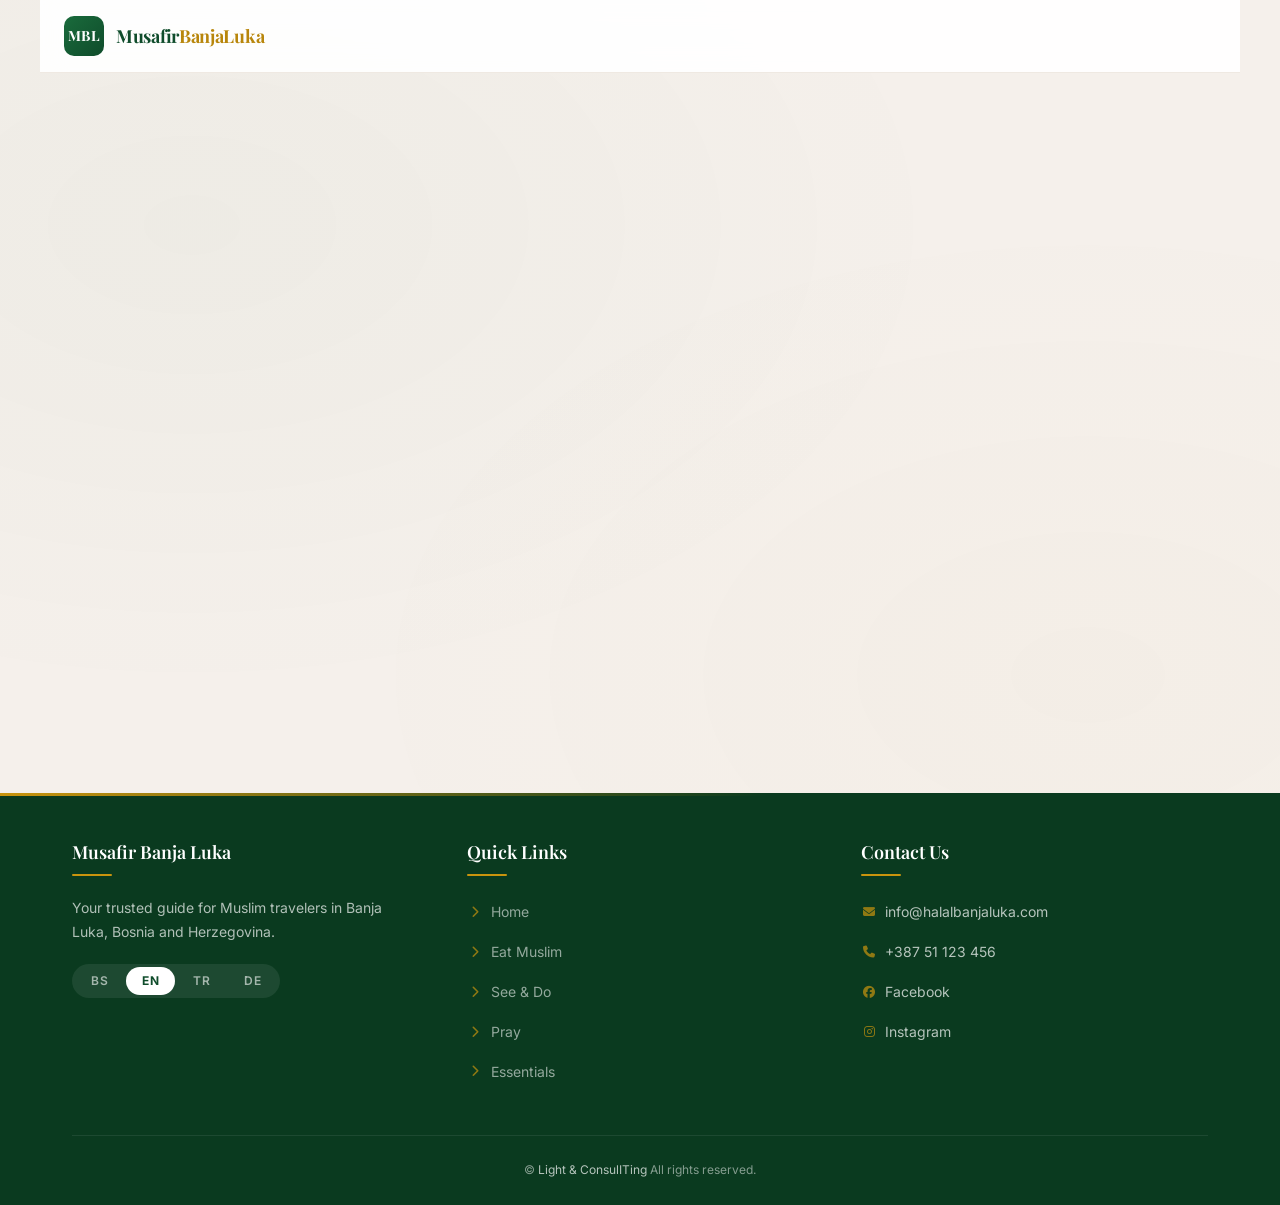
<file: eat.html>
<!DOCTYPE html>
<html lang="en">

<head>
    <meta charset="UTF-8" />
    <meta name="viewport" content="width=device-width, initial-scale=1.0" />

    <!-- === PRIMARY META TAGS === -->
    <title>Halal Restaurants in Banja Luka - Muslim Dining Guide</title>
    <meta name="description"
        content="Discover halal restaurants and Muslim-friendly dining in Banja Luka, Bosnia. Verified halal food, Muslim-owned cafes, bakeries, and butcher shops with maps and reviews." />
    <meta name="keywords"
        content="halal restaurants Banja Luka, Muslim food Banja Luka, halal dining Bosnia, Muslim-owned restaurants Banja Luka, halal cevapi Banja Luka" />
    <meta name="robots" content="index, follow" />

    <!-- === OPEN GRAPH === -->
    <meta property="og:title" content="Halal Restaurants in Banja Luka - Muslim Dining Guide" />
    <meta property="og:description"
        content="Discover halal restaurants and Muslim-friendly dining in Banja Luka, Bosnia. Verified halal food, Muslim-owned cafes, bakeries, and butcher shops." />
    <meta property="og:type" content="website" />
    <meta property="og:url" content="https://halalbanjaluka.com/eat.html" />
    <meta property="og:image" content="https://halalbanjaluka.com/images/hero-eat.jpg" />
    <meta property="og:image:width" content="1200" />
    <meta property="og:image:height" content="630" />
    <meta property="og:locale" content="en_US" />
    <meta property="og:site_name" content="Musafir Banja Luka" />

    <!-- === TWITTER CARD === -->
    <meta name="twitter:card" content="summary_large_image" />
    <meta name="twitter:title" content="Halal Restaurants in Banja Luka - Muslim Dining Guide" />
    <meta name="twitter:description"
        content="Discover halal restaurants and Muslim-friendly dining in Banja Luka, Bosnia." />
    <meta name="twitter:image" content="https://halalbanjaluka.com/images/hero-eat.jpg" />

    <!-- === HREFLANG === -->
    <link rel="alternate" hreflang="en" href="https://halalbanjaluka.com/eat.html?lang=en" />
    <link rel="alternate" hreflang="x-default" href="https://halalbanjaluka.com/eat.html" />

    <!-- === CANONICAL URL === -->
    <link rel="canonical" href="https://halalbanjaluka.com/eat.html" />

    <link rel="stylesheet" href="https://cdnjs.cloudflare.com/ajax/libs/font-awesome/6.4.0/css/all.min.css" />
    <link rel="preconnect" href="https://fonts.googleapis.com" />
    <link rel="preconnect" href="https://fonts.gstatic.com" crossorigin />
    <link
        href="https://fonts.googleapis.com/css2?family=Playfair+Display:ital,wght@0,400;0,600;0,700;1,400&family=Inter:wght@300;400;500;600;700&display=swap"
        rel="stylesheet" />
    <link rel="stylesheet" href="style.css" />

    <!-- === JSON-LD STRUCTURED DATA === -->
    <script type="application/ld+json">
    {
        "@context": "https://schema.org",
        "@type": "ItemList",
        "name": "Halal Restaurants in Banja Luka",
        "description": "Certified halal restaurants and Muslim-friendly dining options in Banja Luka, Bosnia",
        "itemListElement": [
            {
                "@type": "Restaurant",
                "position": 1,
                "name": "Slap Restaurant",
                "description": "Authentic Bosnian cuisine with certified halal meat, traditional dishes and Bosnian coffee.",
                "servesCuisine": ["Bosnian", "Halal", "Traditional"],
                "address": { "@type": "PostalAddress", "streetAddress": "Kragujev. i kraljev. žrtava 96", "addressLocality": "Banja Luka", "addressCountry": "BA" }
            },
            {
                "@type": "Restaurant",
                "position": 2,
                "name": "Cafe Kiki",
                "description": "Cozy cafe serving good pastries, Bosnian coffee, and light meals. Muslim-owned.",
                "servesCuisine": ["Coffee", "Pastries", "Halal"],
                "address": { "@type": "PostalAddress", "streetAddress": "Miloša Obilića 6", "addressLocality": "Banja Luka", "addressCountry": "BA" }
            },
            {
                "@type": "Restaurant",
                "position": 3,
                "name": "Seam",
                "description": "Traditional Bosnian burek and pita with certified halal ingredients.",
                "servesCuisine": ["Bosnian", "Burek", "Halal", "Fast Food"],
                "address": { "@type": "PostalAddress", "streetAddress": "Kralja Petra I Karađorđevića 32", "addressLocality": "Banja Luka", "addressCountry": "BA" }
            },
            {
                "@type": "Restaurant",
                "position": 4,
                "name": "Pod Lipom",
                "description": "Ćevapi and grilled dishes prepared with verified halal meat.",
                "servesCuisine": ["Bosnian", "Grill", "Halal"],
                "address": { "@type": "PostalAddress", "streetAddress": "Petra I Karađorđevića 10", "addressLocality": "Banja Luka", "addressCountry": "BA" }
            }
        ]
    }
    </script>

</head>

<body>
    <!-- Header Wrapper (header + nav on desktop) -->
    <div class="header-wrapper">
        <header>
            <div class="container">
                <div class="header-content">
                    <div class="logo">
                        <div class="logo-icon">MBL</div>
                        <div class="logo-text">Musafir<span>BanjaLuka</span></div>
                    </div>
                    <button class="nav-toggle" id="navToggle">
                        <i class="fas fa-bars"></i>
                    </button>
                </div>
            </div>
        </header>

        <!-- Navigation -->
        <nav id="mainNav" aria-label="Main navigation">
            <ul class="nav-links">
                <li><a href="index.html" class="nav-link" data-page="home"><i class="fas fa-home"></i> Home</a></li>
                <li><a href="eat.html" class="nav-link active" data-page="eat"><i class="fas fa-utensils"></i> Eat Good
                        Food</a></li>
                <li><a href="see.html" class="nav-link" data-page="see"><i class="fas fa-binoculars"></i> See & Do</a>
                </li>
                <li><a href="pray.html" class="nav-link" data-page="pray"><i class="fas fa-mosque"></i> Pray</a></li>
                <li><a href="essentials.html" class="nav-link" data-page="essentials"><i class="fas fa-info-circle"></i>
                        Essentials</a></li>
            </ul>
        </nav>
    </div>

    <!-- Main Content -->
    <main>
        <!-- Eat Halal Page -->
        <div class="page active" id="eat">
            <div class="container">
                <div class="hero">
                    <h1 data-i18n="eat_title">Muslim Dining in Banja Luka</h1>
                    <p data-i18n="eat_subtitle">Discover certified halal restaurants, Muslim-owned cafes and food stores
                        across the city</p>
                </div>

                <div class="section-header">
                    <h2 data-i18n="muslim_food_places">Muslim Food Places</h2>
                </div>

                <div class="card-grid">
                    <!-- Restaurant 1 -->
                    <div class="card">
                        <div class="card-img">
                            <img src="images/slap.jpg"
                                alt="Slap Restaurant - halal restaurant in Banja Luka serving traditional Bosnian cuisine"
                                loading="lazy" width="400" height="300" />
                            <div class="card-badge">Restaurant</div>
                        </div>
                        <div class="card-content">
                            <div class="card-title">
                                <h3>Slap Restaurant</h3>
                                <div class="verification"><i class="fas fa-check-circle"></i> <span
                                        data-i18n="verified">Verified</span></div>
                            </div>
                            <p data-i18n="res_desc_slap">Authentic Bosnian cuisine with certified halal meat,
                                traditional dishes and Bosnian coffee.</p>
                            <div class="card-details">
                                <div class="card-detail"><i class="fas fa-map-marker-alt"></i> Kragujev. i kraljev.
                                    žrtava 96</div>
                                <div class="card-detail"><i class="fas fa-clock"></i> 08AM-12PM</div>
                            </div>
                            <div class="card-footer">
                                <a href="https://maps.app.goo.gl/p57YhxLevHR8sC6J9" target="_blank" class="map-link"><i
                                        class="fas fa-map-marked-alt"></i> Map</a>
                            </div>
                        </div>
                    </div>

                    <!-- Restaurant 2 -->
                    <div class="card">
                        <div class="card-img">
                            <img src="images/kiki.jpg" alt="Cafe Kiki - Muslim-owned cafe in Banja Luka" loading="lazy"
                                width="400" height="300" />
                            <div class="card-badge">Cafe</div>
                        </div>
                        <div class="card-content">
                            <div class="card-title">
                                <h3>Cafe Kiki</h3>
                                <div class="verification"><i class="fas fa-star"></i> <span
                                        data-i18n="muslim_owned">Muslim-Owned</span></div>
                            </div>
                            <p data-i18n="res_desc_kiki">Cozy cafe serving good pastries, Bosnian coffee, and light
                                meals.</p>
                            <div class="card-details">
                                <div class="card-detail"><i class="fas fa-map-marker-alt"></i> Miloša Obilića 6</div>
                                <div class="card-detail"><i class="fas fa-clock"></i> 8AM-11PM</div>
                            </div>
                            <div class="card-footer">
                                <a href="https://maps.app.goo.gl/Z11GaQ1PoDX9A39fA" target="_blank" class="map-link"><i
                                        class="fas fa-map-marked-alt"></i> Map</a>
                            </div>
                        </div>
                    </div>

                    <!-- Restaurant 3 -->
                    <div class="card">
                        <div class="card-img">
                            <img src="images/seam.jpg" alt="Seam - traditional Bosnian burek in Banja Luka"
                                loading="lazy" width="400" height="300" />
                            <div class="card-badge">Fast Food</div>
                        </div>
                        <div class="card-content">
                            <div class="card-title">
                                <h3>Seam</h3>
                                <div class="verification"><i class="fas fa-check-circle"></i> <span
                                        data-i18n="verified">Verified</span></div>
                            </div>
                            <p data-i18n="res_desc_seam">Traditional Bosnian burek and pita with certified halal
                                ingredients.</p>
                            <div class="card-details">
                                <div class="card-detail"><i class="fas fa-map-marker-alt"></i> Kralja Petra I
                                    Karađorđevića 32</div>
                                <div class="card-detail"><i class="fas fa-clock"></i> 6AM-11PM</div>
                            </div>
                            <div class="card-footer">
                                <a href="https://maps.app.goo.gl/5maDnM1GUe15LP5Y6" target="_blank" class="map-link"><i
                                        class="fas fa-map-marked-alt"></i> Map</a>
                            </div>
                        </div>
                    </div>
                </div>

                <!-- Restaurant 4 -->
                <div class="card">
                    <div class="card-img">
                        <img src="images/iriskic.jpg" alt="Mesnica Iriskic - Muslim-owned butcher shop in Banja Luka"
                            loading="lazy" width="400" height="300" />
                        <div class="card-badge">Butcher</div>
                    </div>
                    <div class="card-content">
                        <div class="card-title">
                            <h3>Mesnica Iriskic</h3>
                            <div class="verification"><i class="fas fa-star"></i> <span
                                    data-i18n="muslim_owned">Muslim-Owned</span></div>
                        </div>
                        <p data-i18n="res_desc_iriskic">Trusted butcher offering high-quality fresh meats, owned by a
                            local Muslim family.</p>
                        <div class="card-details">
                            <div class="card-detail"><i class="fas fa-map-marker-alt"></i> Braće Jugovića 31</div>
                            <div class="card-detail"><i class="fas fa-clock"></i> 6AM–5PM</div>
                        </div>
                        <div class="card-footer">
                            <a href="https://share.google/g3SyCIyQldnJY6ANN" target="_blank" class="map-link"><i
                                    class="fas fa-map-marked-alt"></i> Map</a>
                        </div>
                    </div>
                </div>

                <!-- Restaurant 5 -->
                <div class="card">
                    <div class="card-img">
                        <img src="images/daninoc.jpg" alt="Pekara Dan i Noć - Muslim-owned bakery in Banja Luka"
                            loading="lazy" width="400" height="300" />
                        <div class="card-badge">Bakery</div>
                    </div>
                    <div class="card-content">
                        <div class="card-title">
                            <h3>Pekara Dan i Noć</h3>
                            <div class="verification"><i class="fas fa-star"></i> <span
                                    data-i18n="muslim_owned">Muslim-Owned</span></div>
                        </div>
                        <p data-i18n="res_desc_daninoc">Family-run bakery known for its fresh bread, clean service, and
                            strong Islamic values.</p>
                        <div class="card-details">
                            <div class="card-detail"><i class="fas fa-map-marker-alt"></i> Kralja Petra I Karađorđevića
                            </div>
                            <div class="card-detail"><i class="fas fa-clock"></i> 6AM–12PM</div>
                        </div>
                        <div class="card-footer">
                            <a href="https://share.google/RpWI99yxIvGVqMrhz" target="_blank" class="map-link"><i
                                    class="fas fa-map-marked-alt"></i> Map</a>
                        </div>
                    </div>
                </div>

                <!-- Restaurant 6 -->
                <div class="card">
                    <div class="card-img">
                        <img src="images/banjalucanka.jpg" alt="Banjalučanka B - bakery and sweets shop in Banja Luka"
                            loading="lazy" width="400" height="300" />
                        <div class="card-badge">Bakery & Sweets</div>
                    </div>
                    <div class="card-content">
                        <div class="card-title">
                            <h3>Banjalučanka B</h3>
                            <div class="verification"><i class="fas fa-star"></i> <span
                                    data-i18n="muslim_friendly">Muslim-Friendly</span></div>
                        </div>
                        <p data-i18n="res_desc_banjalucanka">Popular dual bakery and dessert shop offering sweet and
                            savory treats in a Muslim-friendly environment.</p>
                        <div class="card-details">
                            <div class="card-detail"><i class="fas fa-map-marker-alt"></i> Cara Lazara 13</div>
                            <div class="card-detail"><i class="fas fa-clock"></i> 7AM–10PM</div>
                        </div>
                        <div class="card-footer">
                            <a href="https://share.google/Ia01LIjfUXrqDAPJS" target="_blank" class="map-link"><i
                                    class="fas fa-map-marked-alt"></i> Map</a>
                        </div>
                    </div>
                </div>

                <!-- Restaurant 7 -->
                <div class="card">
                    <div class="card-img">
                        <img src="images/pod-lipom.jpg"
                            alt="Pod Lipom - grill restaurant in Banja Luka with verified halal meat" loading="lazy"
                            width="400" height="300" />
                        <div class="card-badge">Grill</div>
                    </div>
                    <div class="card-content">
                        <div class="card-title">
                            <h3>Pod Lipom</h3>
                            <div class="verification"><i class="fas fa-check-circle"></i> <span
                                    data-i18n="verified_meat">Verified Meat</span></div>
                        </div>
                        <p data-i18n="res_desc_podlipom">Ćevapi and grilled dishes prepared with halal meat from Mesnica
                            Iriskic. *Note: Alcohol is served on premises.*</p>
                        <div class="card-details">
                            <div class="card-detail"><i class="fas fa-map-marker-alt"></i> Petra I Karađorđevića 10
                            </div>
                            <div class="card-detail"><i class="fas fa-clock"></i> 8AM–10PM</div>
                        </div>
                        <div class="card-footer">
                            <a href="https://share.google/qDdV4cZkO7k5gLPOR" target="_blank" class="map-link"><i
                                    class="fas fa-map-marked-alt"></i> Map</a>
                        </div>
                    </div>
                </div>

                <!-- Restaurant 8 -->
                <div class="card">
                    <div class="card-img">
                        <img src="images/tesnjak.jpg" alt="Mesnica Tesnjak - butcher and grill in Banja Luka"
                            loading="lazy" width="400" height="300" />
                        <div class="card-badge">Butcher & Grill</div>
                    </div>
                    <div class="card-content">
                        <div class="card-title">
                            <h3>Mesnica Tesnjak</h3>
                            <div class="verification"><i class="fas fa-star"></i> <span
                                    data-i18n="muslim_friendly">Muslim-Friendly</span></div>
                        </div>
                        <p data-i18n="res_desc_tesnjak">Local Muslim-friendly butcher with attached fast food service.
                            Less frequented but a solid option.</p>
                        <div class="card-details">
                            <div class="card-detail"><i class="fas fa-map-marker-alt"></i> Radoja Domanovića 8</div>
                            <div class="card-detail"><i class="fas fa-clock"></i> 6AM–5PM</div>
                        </div>
                        <div class="card-footer">
                            <a href="https://share.google/x1jJSX7PRDopaAryR" target="_blank" class="map-link"><i
                                    class="fas fa-map-marked-alt"></i> Map</a>
                        </div>
                    </div>
                </div>

                <!-- Restaurant 9 -->
                <div class="card">
                    <div class="card-img">
                        <img src="images/biser.jpg" alt="Pekara Biser - 24/7 bakery in Banja Luka" loading="lazy"
                            width="400" height="300" />
                        <div class="card-badge">Bakery</div>
                    </div>
                    <div class="card-content">
                        <div class="card-title">
                            <h3>Pekara Biser</h3>
                            <div class="verification"><i class="fas fa-star"></i> <span
                                    data-i18n="muslim_friendly">Muslim-Friendly</span></div>
                        </div>
                        <p data-i18n="res_desc_biser">A little outside the city center, this bakery offers
                            Muslim-friendly pastries and snacks, open 24/7.</p>
                        <div class="card-details">
                            <div class="card-detail"><i class="fas fa-map-marker-alt"></i> Banja Luka</div>
                            <div class="card-detail"><i class="fas fa-clock"></i> 24/7</div>
                        </div>
                        <div class="card-footer">
                            <a href="https://share.google/cPCAiRPPxAyWBlRgb" target="_blank" class="map-link"><i
                                    class="fas fa-map-marked-alt"></i> Map</a>
                        </div>
                    </div>
                </div>

            </div>
        </div>

        <!-- Hidden home page for SPA compatibility -->
        <div class="page" id="home"></div>
        <div class="page" id="see"></div>
        <div class="page" id="pray"></div>
        <div class="page" id="essentials"></div>
    </main>

    <!-- Footer -->
    <footer>
        <div class="container">
            <div class="footer-content">
                <div class="footer-section">
                    <h3>Musafir Banja Luka</h3>
                    <p data-i18n="footer_about">Your trusted guide for Muslim travelers in Banja Luka, Bosnia and
                        Herzegovina. Find halal food, prayer facilities, and Muslim-friendly attractions.</p>
                    <div class="language-selector">
                        <div class="lang-option" data-lang="bs">BS</div>
                        <div class="lang-option active" data-lang="en">EN</div>
                        <div class="lang-option" data-lang="tr">TR</div>
                        <div class="lang-option" data-lang="de">DE</div>
                    </div>
                </div>
                <div class="footer-section">
                    <h3 data-i18n="footer_links">Quick Links</h3>
                    <ul class="footer-links">
                        <li><a href="index.html" data-page="home"><i class="fas fa-chevron-right"></i>
                                <p data-i18n="nav_home">Home</p>
                            </a></li>
                        <li><a href="eat.html" data-page="eat"><i class="fas fa-chevron-right"></i>
                                <p data-i18n="nav_eat">Eat</p>
                            </a></li>
                        <li><a href="see.html" data-page="see"><i class="fas fa-chevron-right"></i>
                                <p data-i18n="nav_see">See & Do</p>
                            </a></li>
                        <li><a href="pray.html" data-page="pray"><i class="fas fa-chevron-right"></i>
                                <p data-i18n="nav_pray">Pray</p>
                            </a></li>
                        <li><a href="essentials.html" data-page="essentials"><i class="fas fa-chevron-right"></i>
                                <p data-i18n="nav_essentials">Essentials</p>
                            </a></li>
                    </ul>
                </div>
                <div class="footer-section">
                    <h3 data-i18n="contact">Contact Us</h3>
                    <ul class="footer-links">
                        <li><a href="#"><i class="fas fa-envelope"></i> info@halalbanjaluka.com</a></li>
                        <li><a href="#"><i class="fas fa-phone"></i> +387 51 123 456</a></li>
                        <li><a href="#"><i class="fab fa-facebook"></i> Facebook</a></li>
                        <li><a href="#"><i class="fab fa-instagram"></i> Instagram</a></li>
                    </ul>
                </div>
            </div>
            <div class="copyright">
                &copy; <a href="https://lightcit.com/">Light & ConsulITing</a> All rights reserved.
            </div>
        </div>
    </footer>

    <!-- JavaScript (deferred for performance) -->
    <script src="/script.js" defer></script>

</body>

</html>
</file>
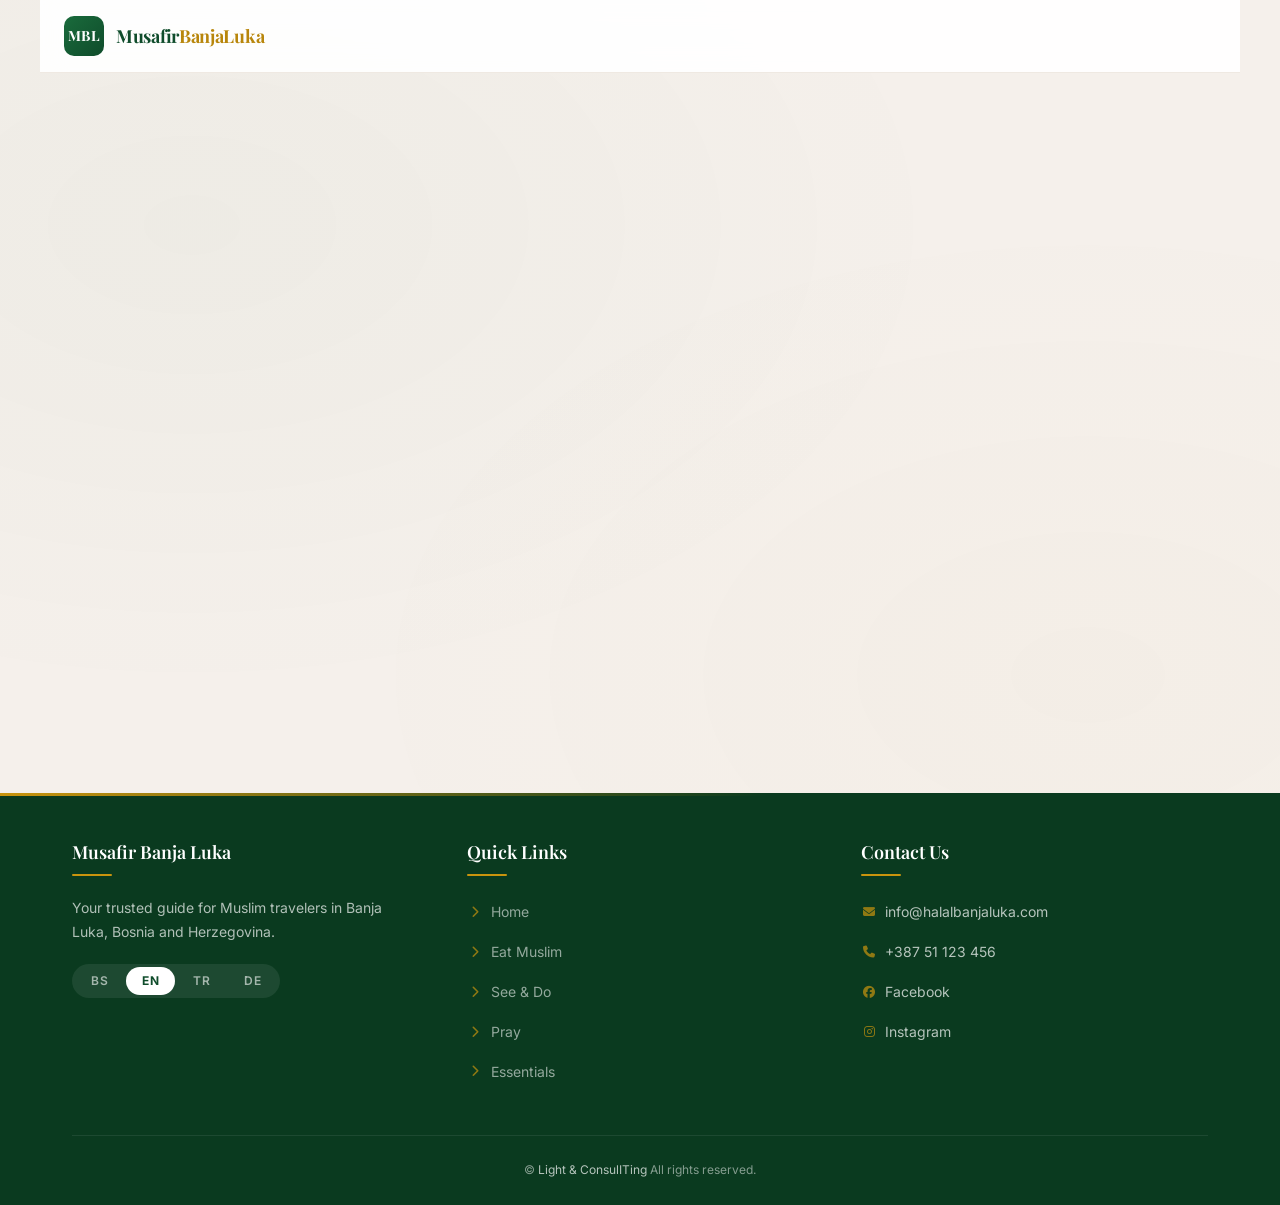
<file: essentials.html>
<!DOCTYPE html>
<html lang="en">

<head>
    <meta charset="UTF-8" />
    <meta name="viewport" content="width=device-width, initial-scale=1.0" />

    <!-- === PRIMARY META TAGS === -->
    <title>Essential Travel Guide for Muslims in Banja Luka</title>
    <meta name="description"
        content="Practical travel essentials for Muslims visiting Banja Luka, Bosnia. Qibla direction, Bosnian phrasebook, emergency contacts, and travel tips for Muslim travelers." />
    <meta name="keywords"
        content="Muslim travel Banja Luka, travel essentials Bosnia, Qibla direction Banja Luka, Bosnian phrases for Muslims, emergency contacts Bosnia" />
    <meta name="robots" content="index, follow" />

    <!-- === OPEN GRAPH === -->
    <meta property="og:title" content="Essential Travel Guide for Muslims in Banja Luka" />
    <meta property="og:description"
        content="Practical travel essentials for Muslims visiting Banja Luka, Bosnia. Qibla direction, Bosnian phrasebook, emergency contacts and travel tips." />
    <meta property="og:type" content="website" />
    <meta property="og:url" content="https://halalbanjaluka.com/essentials.html" />
    <meta property="og:image" content="https://halalbanjaluka.com/images/hero-essentials.jpg" />
    <meta property="og:image:width" content="1200" />
    <meta property="og:image:height" content="630" />
    <meta property="og:locale" content="en_US" />
    <meta property="og:site_name" content="Musafir Banja Luka" />

    <!-- === TWITTER CARD === -->
    <meta name="twitter:card" content="summary_large_image" />
    <meta name="twitter:title" content="Essential Travel Guide for Muslims in Banja Luka" />
    <meta name="twitter:description" content="Practical travel essentials for Muslims visiting Banja Luka, Bosnia." />
    <meta name="twitter:image" content="https://halalbanjaluka.com/images/hero-essentials.jpg" />

    <!-- === CANONICAL URL === -->
    <link rel="canonical" href="https://halalbanjaluka.com/essentials.html" />

    <link rel="stylesheet" href="https://cdnjs.cloudflare.com/ajax/libs/font-awesome/6.4.0/css/all.min.css" />
    <link rel="preconnect" href="https://fonts.googleapis.com" />
    <link rel="preconnect" href="https://fonts.gstatic.com" crossorigin />
    <link
        href="https://fonts.googleapis.com/css2?family=Playfair+Display:ital,wght@0,400;0,600;0,700;1,400&family=Inter:wght@300;400;500;600;700&display=swap"
        rel="stylesheet" />
    <link rel="stylesheet" href="style.css" />
</head>

<body>
    <div class="header-wrapper">
        <header>
            <div class="container">
                <div class="header-content">
                    <div class="logo">
                        <div class="logo-icon">MBL</div>
                        <div class="logo-text">Musafir<span>BanjaLuka</span></div>
                    </div>
                    <button class="nav-toggle" id="navToggle">
                        <i class="fas fa-bars"></i>
                    </button>
                </div>
            </div>
        </header>
        <nav id="mainNav" aria-label="Main navigation">
            <ul class="nav-links">
                <li><a href="index.html" class="nav-link" data-page="home"><i class="fas fa-home"></i> Home</a></li>
                <li><a href="eat.html" class="nav-link" data-page="eat"><i class="fas fa-utensils"></i> Eat Good
                        Food</a></li>
                <li><a href="see.html" class="nav-link" data-page="see"><i class="fas fa-binoculars"></i> See & Do</a>
                </li>
                <li><a href="pray.html" class="nav-link" data-page="pray"><i class="fas fa-mosque"></i> Pray</a></li>
                <li><a href="essentials.html" class="nav-link active" data-page="essentials"><i
                            class="fas fa-info-circle"></i> Essentials</a></li>
            </ul>
        </nav>
    </div>

    <main>
        <div class="page active" id="essentials">
            <div class="container">
                <div class="hero">
                    <h1 data-i18n="essentials_title">Essential Information</h1>
                    <p data-i18n="essentials_subtitle">Practical resources for Muslim travelers in Banja Luka</p>
                </div>

                <div class="section-header">
                    <h2 data-i18n="travel_essentials">Travel Essentials</h2>
                </div>

                <div class="card-grid">
                    <!-- Qibla Direction -->
                    <div class="card">
                        <div class="card-content">
                            <div class="card-title">
                                <h3><i class="fas fa-compass"></i> <span data-i18n="qibla_direction">Qibla
                                        Direction</span></h3>
                            </div>
                            <p data-i18n="qibla_desc">The Qibla direction in Banja Luka is Southeast (135° from North).
                                Most mosques have indicators, and prayer rooms typically have signs showing the
                                direction.</p>
                        </div>
                    </div>

                    <!-- Basic Bosnian Phrases -->
                    <div class="card">
                        <div class="card-content">
                            <div class="card-title">
                                <h3><i class="fas fa-language"></i> <span>Essential Bosnian Phrases for Muslim
                                        Travelers</span></h3>
                            </div>
                            <p>Key phrases to help you navigate Banja Luka:</p>
                            <div class="phrase-categories">
                                <div class="category">
                                    <h4><i class="fas fa-mosque"></i> Religious Needs</h4>
                                    <ul>
                                        <li><strong>Gdje je džamija?</strong> - Where is the mosque?</li>
                                        <li><strong>Koliko je udaljena džamija?</strong> - How far is the mosque?</li>
                                        <li><strong>Kada je vrijeme namaza?</strong> - When is prayer time?</li>
                                        <li><strong>Gdje je musallah?</strong> - Where is the prayer room?</li>
                                        <li><strong>Imate li halal hranu?</strong> - Do you have halal food?</li>
                                    </ul>
                                </div>
                                <div class="category">
                                    <h4><i class="fas fa-utensils"></i> Dining</h4>
                                    <ul>
                                        <li><strong>Je li ovo halal?</strong> - Is this halal?</li>
                                        <li><strong>Imate li jela bez svinjetine?</strong> - Do you have pork-free
                                            dishes?</li>
                                        <li><strong>Imate li hranu bez alkohola?</strong> - Do you have food without
                                            alcohol?</li>
                                        <li><strong>Gdje je najbliži halal restoran?</strong> - Where is the nearest
                                            halal restaurant?</li>
                                        <li><strong>Molim bez alkohola</strong> - No alcohol please</li>
                                    </ul>
                                </div>
                                <div class="category">
                                    <h4><i class="fas fa-map-marked-alt"></i> Navigation</h4>
                                    <ul>
                                        <li><strong>Gdje je...?</strong> - Where is...? (mosque/hotel/bus station)</li>
                                        <li><strong>Kako da stignem do...</strong> - How do I get to...</li>
                                        <li><strong>Da li sam na pravom putu za džamiju?</strong> - Am I on the right
                                            path to the mosque?</li>
                                        <li><strong>Možete li mi pokazati na mapi?</strong> - Can you show me on the
                                            map?</li>
                                        <li><strong>Koliko je daleko do...</strong> - How far is it to...</li>
                                    </ul>
                                </div>
                                <div class="category">
                                    <h4><i class="fas fa-exchange-alt"></i> Basic Communication</h4>
                                    <ul>
                                        <li><strong>As-salamu alaykum</strong> - Islamic greeting</li>
                                        <li><strong>Da/Ne</strong> - Yes/No</li>
                                        <li><strong>Hvala</strong> - Thank you</li>
                                        <li><strong>Molim</strong> - Please/You're welcome</li>
                                        <li><strong>Ne razumijem</strong> - I don't understand</li>
                                        <li><strong>Govorite li engleski/arapski?</strong> - Do you speak
                                            English/Arabic?</li>
                                    </ul>
                                </div>
                            </div>
                            <div class="emergency-section">
                                <h4><i class="fas fa-exclamation-triangle"></i> Emergency Phrases</h4>
                                <ul>
                                    <li><strong>Treba mi pomoć!</strong> - I need help!</li>
                                    <li><strong>Gdje je najbliža bolnica?</strong> - Where is the nearest hospital?</li>
                                    <li><strong>Izgubio sam se</strong> - I'm lost</li>
                                </ul>
                            </div>
                        </div>
                    </div>

                    <!-- Emergency Contacts -->
                    <div class="card">
                        <div class="card-content">
                            <div class="card-title">
                                <h3><i class="fas fa-phone-alt"></i> <span data-i18n="emergency_contacts">Emergency
                                        Contacts</span></h3>
                            </div>
                            <p data-i18n="emergency_desc">Important numbers for travelers:</p>
                            <ul style="padding-left: 20px; margin: 15px 0;">
                                <li data-i18n="emergency_general">General Emergency: 112</li>
                                <li data-i18n="emergency_police">Police: 122</li>
                                <li data-i18n="emergency_ambulance">Ambulance: 124</li>
                                <li data-i18n="emergency_fire">Fire Department: 123</li>
                            </ul>
                        </div>
                    </div>
                </div>
            </div>
        </div>

        <div class="page" id="home"></div>
        <div class="page" id="eat"></div>
        <div class="page" id="see"></div>
        <div class="page" id="pray"></div>
    </main>

    <footer>
        <div class="container">
            <div class="footer-content">
                <div class="footer-section">
                    <h3>Musafir Banja Luka</h3>
                    <p data-i18n="footer_about">Your trusted guide for Muslim travelers in Banja Luka, Bosnia and
                        Herzegovina.</p>
                    <div class="language-selector">
                        <div class="lang-option" data-lang="bs">BS</div>
                        <div class="lang-option active" data-lang="en">EN</div>
                        <div class="lang-option" data-lang="tr">TR</div>
                        <div class="lang-option" data-lang="de">DE</div>
                    </div>
                </div>
                <div class="footer-section">
                    <h3 data-i18n="footer_links">Quick Links</h3>
                    <ul class="footer-links">
                        <li><a href="index.html" data-page="home"><i class="fas fa-chevron-right"></i>
                                <p data-i18n="nav_home">Home</p>
                            </a></li>
                        <li><a href="eat.html" data-page="eat"><i class="fas fa-chevron-right"></i>
                                <p data-i18n="nav_eat">Eat</p>
                            </a></li>
                        <li><a href="see.html" data-page="see"><i class="fas fa-chevron-right"></i>
                                <p data-i18n="nav_see">See & Do</p>
                            </a></li>
                        <li><a href="pray.html" data-page="pray"><i class="fas fa-chevron-right"></i>
                                <p data-i18n="nav_pray">Pray</p>
                            </a></li>
                        <li><a href="essentials.html" data-page="essentials"><i class="fas fa-chevron-right"></i>
                                <p data-i18n="nav_essentials">Essentials</p>
                            </a></li>
                    </ul>
                </div>
                <div class="footer-section">
                    <h3 data-i18n="contact">Contact Us</h3>
                    <ul class="footer-links">
                        <li><a href="#"><i class="fas fa-envelope"></i> info@halalbanjaluka.com</a></li>
                        <li><a href="#"><i class="fas fa-phone"></i> +387 51 123 456</a></li>
                        <li><a href="#"><i class="fab fa-facebook"></i> Facebook</a></li>
                        <li><a href="#"><i class="fab fa-instagram"></i> Instagram</a></li>
                    </ul>
                </div>
            </div>
            <div class="copyright">
                &copy; <a href="https://lightcit.com/">Light & ConsulITing</a> All rights reserved.
            </div>
        </div>
    </footer>

    <script src="/script.js" defer></script>
</body>

</html>
</file>
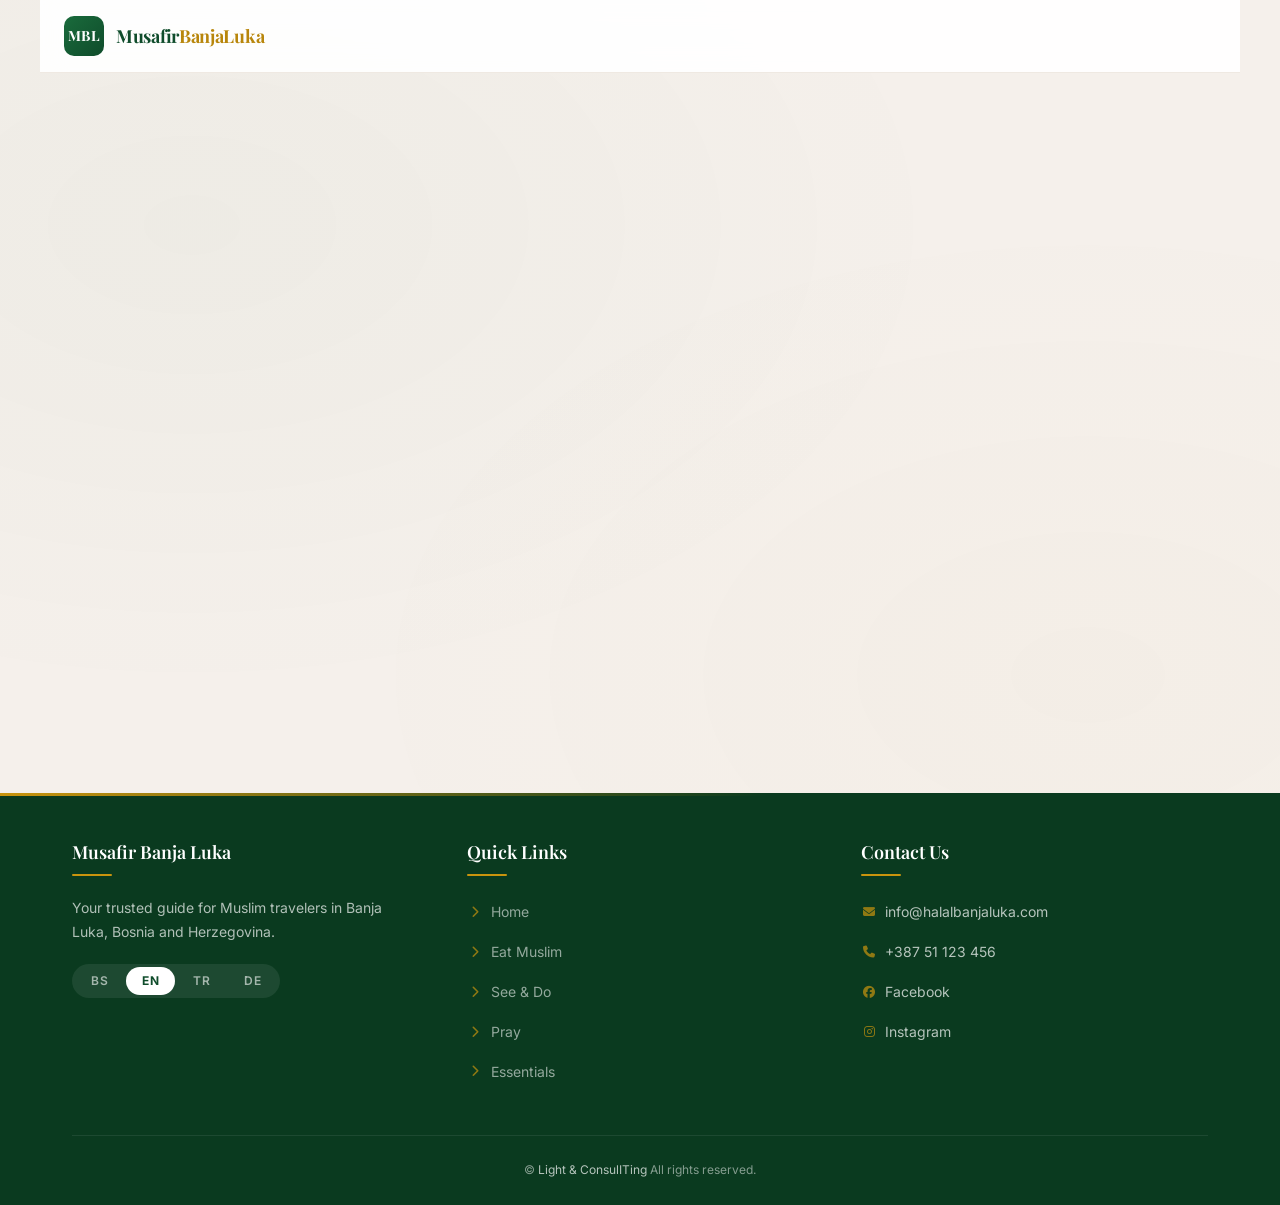
<file: pray.html>
<!DOCTYPE html>
<html lang="en">

<head>
    <meta charset="UTF-8" />
    <meta name="viewport" content="width=device-width, initial-scale=1.0" />

    <!-- === PRIMARY META TAGS === -->
    <title>Mosques & Prayer Times in Banja Luka - Muslim Prayer Guide</title>
    <meta name="description"
        content="Find prayer times, mosques and prayer facilities in Banja Luka, Bosnia. Ferhadija Mosque, Arnaudija Mosque, Qibla direction and daily prayer schedule." />
    <meta name="keywords"
        content="prayer times Banja Luka, mosques Banja Luka, Ferhadija Mosque, Arnaudija Mosque, Qibla direction Banja Luka, Islamic sites Bosnia" />
    <meta name="robots" content="index, follow" />

    <!-- === OPEN GRAPH === -->
    <meta property="og:title" content="Mosques & Prayer Times in Banja Luka - Muslim Prayer Guide" />
    <meta property="og:description"
        content="Find prayer times, mosques and prayer facilities in Banja Luka, Bosnia. Ferhadija Mosque, Arnaudija Mosque and Qibla direction." />
    <meta property="og:type" content="website" />
    <meta property="og:url" content="https://halalbanjaluka.com/pray.html" />
    <meta property="og:image" content="https://halalbanjaluka.com/images/ferhadija.jpg" />
    <meta property="og:image:width" content="1200" />
    <meta property="og:image:height" content="630" />
    <meta property="og:locale" content="en_US" />
    <meta property="og:site_name" content="Musafir Banja Luka" />

    <!-- === TWITTER CARD === -->
    <meta name="twitter:card" content="summary_large_image" />
    <meta name="twitter:title" content="Mosques & Prayer Times in Banja Luka - Muslim Prayer Guide" />
    <meta name="twitter:description"
        content="Find prayer times, mosques and prayer facilities in Banja Luka, Bosnia." />
    <meta name="twitter:image" content="https://halalbanjaluka.com/images/ferhadija.jpg" />

    <!-- === CANONICAL URL === -->
    <link rel="canonical" href="https://halalbanjaluka.com/pray.html" />

    <link rel="stylesheet" href="https://cdnjs.cloudflare.com/ajax/libs/font-awesome/6.4.0/css/all.min.css" />
    <link rel="preconnect" href="https://fonts.googleapis.com" />
    <link rel="preconnect" href="https://fonts.gstatic.com" crossorigin />
    <link
        href="https://fonts.googleapis.com/css2?family=Playfair+Display:ital,wght@0,400;0,600;0,700;1,400&family=Inter:wght@300;400;500;600;700&display=swap"
        rel="stylesheet" />
    <link rel="stylesheet" href="style.css" />

    <!-- === JSON-LD === -->
    <script type="application/ld+json">
    {
        "@context": "https://schema.org",
        "@type": "ItemList",
        "name": "Mosques in Banja Luka",
        "description": "Islamic places of worship and prayer facilities in Banja Luka, Bosnia",
        "itemListElement": [
            { "@type": "PlaceOfWorship", "position": 1, "name": "Ferhat Pasha Mosque (Ferhadija)", "description": "Beautiful Ottoman-era mosque rebuilt after the war, a symbol of resilience.", "religiousAffiliation": "Islam", "address": { "@type": "PostalAddress", "addressLocality": "Banja Luka", "addressCountry": "BA" } },
            { "@type": "PlaceOfWorship", "position": 2, "name": "Arnaudija Mosque", "description": "Ottoman-era mosque that was destroyed during war and rebuilt later.", "religiousAffiliation": "Islam", "address": { "@type": "PostalAddress", "addressLocality": "Banja Luka", "addressCountry": "BA" } }
        ]
    }
    </script>
</head>

<body>
    <div class="header-wrapper">
        <header>
            <div class="container">
                <div class="header-content">
                    <div class="logo">
                        <div class="logo-icon">MBL</div>
                        <div class="logo-text">Musafir<span>BanjaLuka</span></div>
                    </div>
                    <button class="nav-toggle" id="navToggle">
                        <i class="fas fa-bars"></i>
                    </button>
                </div>
            </div>
        </header>
        <nav id="mainNav" aria-label="Main navigation">
            <ul class="nav-links">
                <li><a href="index.html" class="nav-link" data-page="home"><i class="fas fa-home"></i> Home</a></li>
                <li><a href="eat.html" class="nav-link" data-page="eat"><i class="fas fa-utensils"></i> Eat Good
                        Food</a></li>
                <li><a href="see.html" class="nav-link" data-page="see"><i class="fas fa-binoculars"></i> See & Do</a>
                </li>
                <li><a href="pray.html" class="nav-link active" data-page="pray"><i class="fas fa-mosque"></i> Pray</a>
                </li>
                <li><a href="essentials.html" class="nav-link" data-page="essentials"><i class="fas fa-info-circle"></i>
                        Essentials</a></li>
            </ul>
        </nav>
    </div>

    <main>
        <div class="page active" id="pray">
            <div class="container">
                <div class="hero">
                    <h1 data-i18n="pray_title">Prayer in Banja Luka</h1>
                    <p data-i18n="pray_subtitle">Find prayer times, mosques, and prayer facilities across the city</p>
                </div>

                <div class="prayer-container">
                    <div class="prayer-header">
                        <div class="hijri-date">14 Muharram 1445 AH</div>
                        <div>Banja Luka, Bosnia</div>
                    </div>
                    <div class="prayer-times">
                        <div class="prayer-time">
                            <div class="prayer-name">Fajr</div>
                            <div class="prayer-hour">03:45</div>
                        </div>
                        <div class="prayer-time">
                            <div class="prayer-name">Sunrise</div>
                            <div class="prayer-hour">05:20</div>
                        </div>
                        <div class="prayer-time">
                            <div class="prayer-name">Dhuhr</div>
                            <div class="prayer-hour">12:45</div>
                        </div>
                        <div class="prayer-time active">
                            <div class="prayer-name">Asr</div>
                            <div class="prayer-hour">16:30</div>
                        </div>
                        <div class="prayer-time">
                            <div class="prayer-name">Maghrib</div>
                            <div class="prayer-hour">19:50</div>
                        </div>
                        <div class="prayer-time">
                            <div class="prayer-name">Isha</div>
                            <div class="prayer-hour">21:15</div>
                        </div>
                    </div>
                    <div class="qibla-direction">
                        <h3>Qibla Direction</h3>
                        <div class="qibla-compass">
                            <div class="compass-circle">
                                <span class="compass-label label-n">N</span>
                                <span class="compass-label label-s">S</span>
                                <span class="compass-label label-e">E</span>
                                <span class="compass-label label-w">W</span>
                                <div class="compass-needle"></div>
                                <div class="kaaba-icon"><i class="fas fa-kaaba"></i></div>
                            </div>
                        </div>
                        <div class="qibla-text">Southeast (135° from North)</div>
                    </div>
                </div>

                <div class="section-header">
                    <h2 data-i18n="mosques_prayer_rooms">Mosques & Prayer Rooms</h2>
                </div>

                <div class="card-grid">
                    <div class="card">
                        <div class="card-img">
                            <img src="images/ferhadija.jpg"
                                alt="Ferhat Pasha Mosque (Ferhadija) - main mosque in Banja Luka, Bosnia" loading="lazy"
                                width="400" height="300" />
                            <div class="card-badge" data-i18n="main_mosque">Main Mosque</div>
                        </div>
                        <div class="card-content">
                            <div class="card-title">
                                <h3 data-i18n="ferhadija">Ferhat Pasha Mosque</h3>
                            </div>
                            <p data-i18n="ferhadija_desc">Beautiful Ottoman-era mosque rebuilt after the war, a symbol
                                of resilience.</p>
                            <div class="card-details">
                                <div class="card-detail"><i class="fas fa-map-marker-alt"></i>
                                    <p data-i18n="centar">City Center</p>
                                </div>
                                <div class="card-detail"><i class="fas fa-restroom"></i>
                                    <p data-i18n="abdest">Wudu Facilities</p>
                                </div>
                                <div class="card-detail"><i class="fas fa-female"></i>
                                    <p data-i18n="female_part">Women's Section</p>
                                </div>
                            </div>
                            <div class="card-footer">
                                <a href="https://maps.app.goo.gl/VvUYjW3ohzERQWgKA" target="_blank" class="map-link"><i
                                        class="fas fa-map-marked-alt"></i> Map</a>
                            </div>
                        </div>
                    </div>

                    <div class="card">
                        <div class="card-img">
                            <img src="images/arnaudija-mosque.jpg"
                                alt="Arnaudija Mosque - Ottoman mosque in Banja Luka, Bosnia" loading="lazy" width="400"
                                height="300" />
                            <div class="card-badge">Islamic Site</div>
                        </div>
                        <div class="card-content">
                            <div class="card-title">
                                <h3 data-i18n="arnaudija">Arnaudija Mosque</h3>
                            </div>
                            <p data-i18n="arnaudija_desc">Ottoman-era mosque that was destroyed during war and rebuilt
                                later.</p>
                            <div class="card-details">
                                <div class="card-detail"><i class="fas fa-map-marker-alt"></i>
                                    <p data-i18n="centar">City Center</p>
                                </div>
                                <div class="card-detail"><i class="fas fa-restroom"></i>
                                    <p data-i18n="abdest">Wudu Facilities</p>
                                </div>
                                <div class="card-detail"><i class="fas fa-female"></i>
                                    <p data-i18n="female_part">Women's Section</p>
                                </div>
                            </div>
                            <div class="card-footer">
                                <a href="https://maps.app.goo.gl/kB1ky1SohKfkis7o8" target="_blank" class="map-link"><i
                                        class="fas fa-map-marked-alt"></i> Map</a>
                            </div>
                        </div>
                    </div>
                </div>
            </div>
        </div>

        <div class="page" id="home"></div>
        <div class="page" id="eat"></div>
        <div class="page" id="see"></div>
        <div class="page" id="essentials"></div>
    </main>

    <footer>
        <div class="container">
            <div class="footer-content">
                <div class="footer-section">
                    <h3>Musafir Banja Luka</h3>
                    <p data-i18n="footer_about">Your trusted guide for Muslim travelers in Banja Luka, Bosnia and
                        Herzegovina.</p>
                    <div class="language-selector">
                        <div class="lang-option" data-lang="bs">BS</div>
                        <div class="lang-option active" data-lang="en">EN</div>
                        <div class="lang-option" data-lang="tr">TR</div>
                        <div class="lang-option" data-lang="de">DE</div>
                    </div>
                </div>
                <div class="footer-section">
                    <h3 data-i18n="footer_links">Quick Links</h3>
                    <ul class="footer-links">
                        <li><a href="index.html" data-page="home"><i class="fas fa-chevron-right"></i>
                                <p data-i18n="nav_home">Home</p>
                            </a></li>
                        <li><a href="eat.html" data-page="eat"><i class="fas fa-chevron-right"></i>
                                <p data-i18n="nav_eat">Eat</p>
                            </a></li>
                        <li><a href="see.html" data-page="see"><i class="fas fa-chevron-right"></i>
                                <p data-i18n="nav_see">See & Do</p>
                            </a></li>
                        <li><a href="pray.html" data-page="pray"><i class="fas fa-chevron-right"></i>
                                <p data-i18n="nav_pray">Pray</p>
                            </a></li>
                        <li><a href="essentials.html" data-page="essentials"><i class="fas fa-chevron-right"></i>
                                <p data-i18n="nav_essentials">Essentials</p>
                            </a></li>
                    </ul>
                </div>
                <div class="footer-section">
                    <h3 data-i18n="contact">Contact Us</h3>
                    <ul class="footer-links">
                        <li><a href="#"><i class="fas fa-envelope"></i> info@halalbanjaluka.com</a></li>
                        <li><a href="#"><i class="fas fa-phone"></i> +387 51 123 456</a></li>
                        <li><a href="#"><i class="fab fa-facebook"></i> Facebook</a></li>
                        <li><a href="#"><i class="fab fa-instagram"></i> Instagram</a></li>
                    </ul>
                </div>
            </div>
            <div class="copyright">
                &copy; <a href="https://lightcit.com/">Light & ConsulITing</a> All rights reserved.
            </div>
        </div>
    </footer>

    <script src="/script.js" defer></script>
</body>

</html>
</file>
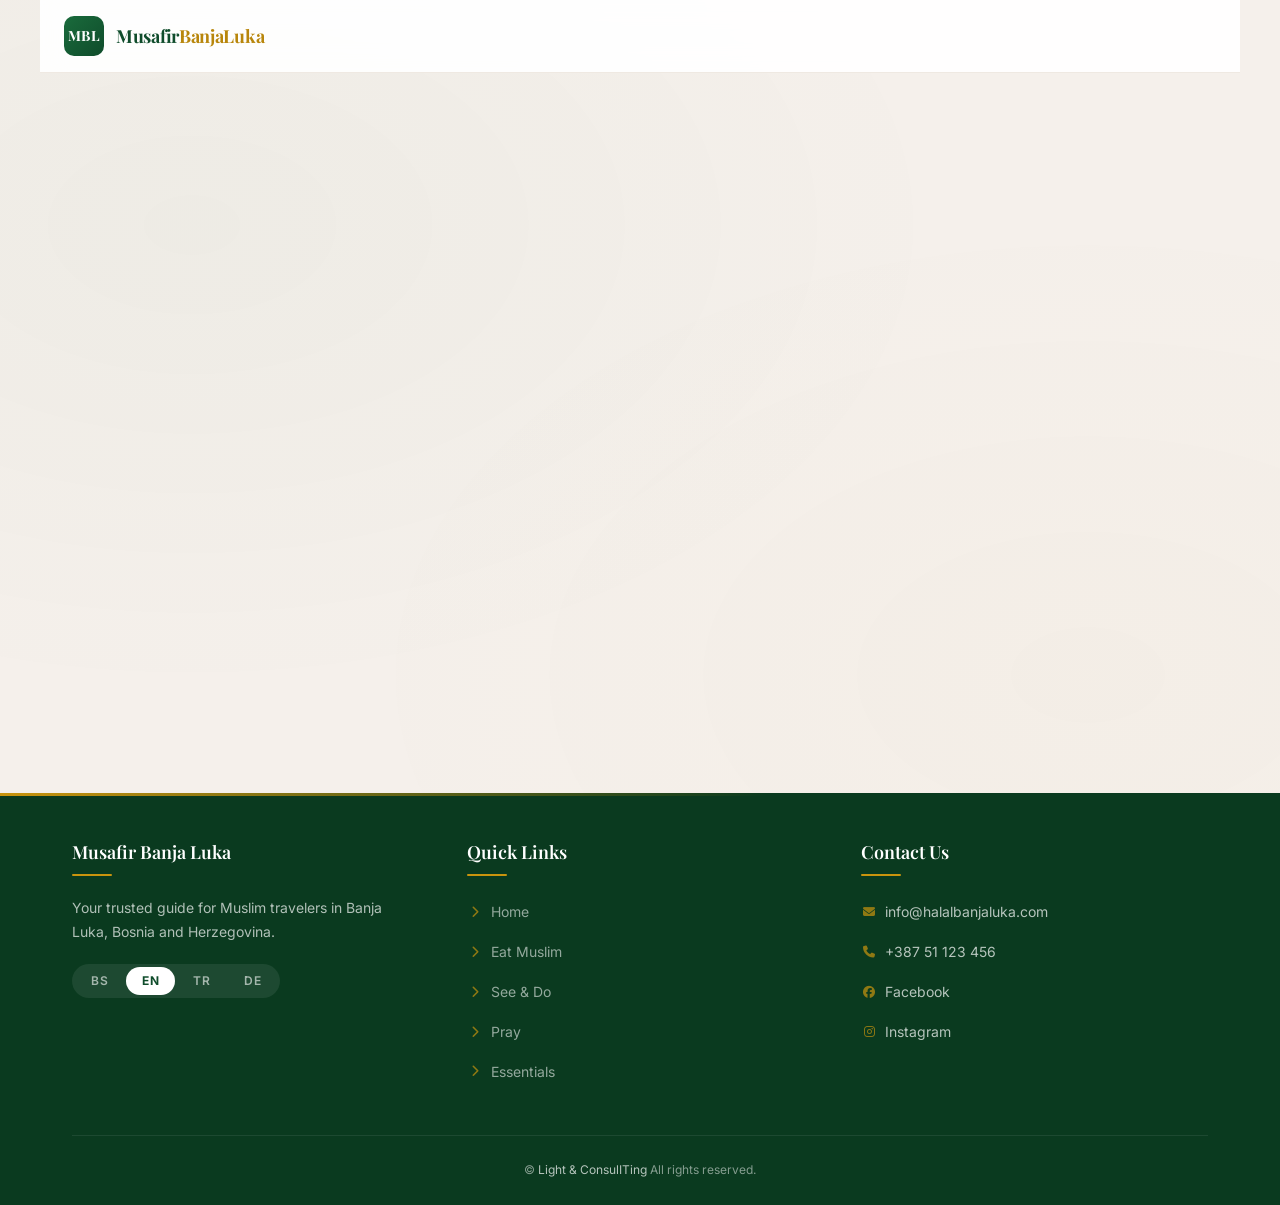
<file: see.html>
<!DOCTYPE html>
<html lang="en">

<head>
    <meta charset="UTF-8" />
    <meta name="viewport" content="width=device-width, initial-scale=1.0" />

    <!-- === PRIMARY META TAGS === -->
    <title>Muslim-Friendly Attractions in Banja Luka - See & Do</title>
    <meta name="description"
        content="Discover Muslim-friendly attractions in Banja Luka, Bosnia. Explore Islamic sites, Kastel Fortress, Krupa Waterfalls, Banj Brdo, Vrbas Canyon and more." />
    <meta name="keywords"
        content="Banja Luka attractions, Muslim-friendly Bosnia, Kastel Fortress, Krupa Waterfalls, Banj Brdo, Vrbas Canyon, things to do Banja Luka" />
    <meta name="robots" content="index, follow" />

    <!-- === OPEN GRAPH === -->
    <meta property="og:title" content="Muslim-Friendly Attractions in Banja Luka - See & Do" />
    <meta property="og:description"
        content="Discover Muslim-friendly attractions in Banja Luka, Bosnia. Islamic sites, historical landmarks, natural wonders and adventure activities." />
    <meta property="og:type" content="website" />
    <meta property="og:url" content="https://halalbanjaluka.com/see.html" />
    <meta property="og:image" content="https://halalbanjaluka.com/images/hero-see.jpg" />
    <meta property="og:image:width" content="1200" />
    <meta property="og:image:height" content="630" />
    <meta property="og:locale" content="en_US" />
    <meta property="og:site_name" content="Musafir Banja Luka" />

    <!-- === TWITTER CARD === -->
    <meta name="twitter:card" content="summary_large_image" />
    <meta name="twitter:title" content="Muslim-Friendly Attractions in Banja Luka - See & Do" />
    <meta name="twitter:description" content="Discover Muslim-friendly attractions in Banja Luka, Bosnia." />
    <meta name="twitter:image" content="https://halalbanjaluka.com/images/hero-see.jpg" />

    <!-- === CANONICAL URL === -->
    <link rel="canonical" href="https://halalbanjaluka.com/see.html" />

    <link rel="stylesheet" href="https://cdnjs.cloudflare.com/ajax/libs/font-awesome/6.4.0/css/all.min.css" />
    <link rel="preconnect" href="https://fonts.googleapis.com" />
    <link rel="preconnect" href="https://fonts.gstatic.com" crossorigin />
    <link
        href="https://fonts.googleapis.com/css2?family=Playfair+Display:ital,wght@0,400;0,600;0,700;1,400&family=Inter:wght@300;400;500;600;700&display=swap"
        rel="stylesheet" />
    <link rel="stylesheet" href="style.css" />

    <!-- === JSON-LD STRUCTURED DATA === -->
    <script type="application/ld+json">
    {
        "@context": "https://schema.org",
        "@type": "ItemList",
        "name": "Tourist Attractions in Banja Luka",
        "description": "Top Muslim-friendly attractions and landmarks in Banja Luka, Bosnia",
        "itemListElement": [
            { "@type": "TouristAttraction", "position": 1, "name": "Kastel Fortress", "description": "Ancient fortress on the banks of Vrbas river with panoramic city views.", "address": { "@type": "PostalAddress", "addressLocality": "Banja Luka", "addressCountry": "BA" } },
            { "@type": "TouristAttraction", "position": 2, "name": "Krupa Waterfalls", "description": "Series of cascading emerald waterfalls 30km from Banja Luka.", "address": { "@type": "PostalAddress", "addressLocality": "Krupa na Vrbasu", "addressCountry": "BA" } },
            { "@type": "TouristAttraction", "position": 3, "name": "Banj Brdo", "description": "Hilltop viewpoint with 360° city panoramas and walking trails.", "address": { "@type": "PostalAddress", "addressLocality": "Banja Luka", "addressCountry": "BA" } },
            { "@type": "TouristAttraction", "position": 4, "name": "Gospodska Street", "description": "Pedestrian zone with Austro-Hungarian architecture, cafes and boutiques.", "address": { "@type": "PostalAddress", "addressLocality": "Banja Luka", "addressCountry": "BA" } }
        ]
    }
    </script>

</head>

<body>
    <div class="header-wrapper">
        <header>
            <div class="container">
                <div class="header-content">
                    <div class="logo">
                        <div class="logo-icon">MBL</div>
                        <div class="logo-text">Musafir<span>BanjaLuka</span></div>
                    </div>
                    <button class="nav-toggle" id="navToggle">
                        <i class="fas fa-bars"></i>
                    </button>
                </div>
            </div>
        </header>
        <nav id="mainNav" aria-label="Main navigation">
            <ul class="nav-links">
                <li><a href="index.html" class="nav-link" data-page="home"><i class="fas fa-home"></i> Home</a></li>
                <li><a href="eat.html" class="nav-link" data-page="eat"><i class="fas fa-utensils"></i> Eat Good
                        Food</a></li>
                <li><a href="see.html" class="nav-link active" data-page="see"><i class="fas fa-binoculars"></i> See &
                        Do</a></li>
                <li><a href="pray.html" class="nav-link" data-page="pray"><i class="fas fa-mosque"></i> Pray</a></li>
                <li><a href="essentials.html" class="nav-link" data-page="essentials"><i class="fas fa-info-circle"></i>
                        Essentials</a></li>
            </ul>
        </nav>
    </div>

    <main>
        <div class="page active" id="see">
            <div class="container">
                <div class="hero">
                    <h1 data-i18n="see_title">Explore Banja Luka</h1>
                    <p data-i18n="see_subtitle">Discover Islamic sites, historical landmarks, and natural attractions
                        for Muslim travelers</p>
                </div>

                <div class="section-header">
                    <h2 data-i18n="attractions_activities">Attractions & Activities</h2>
                </div>

                <div class="card-grid">
                    <!-- Attraction 1 -->
                    <div class="card">
                        <div class="card-img">
                            <img src="images/kastel.jpg"
                                alt="Kastel Fortress - historic fortress on Vrbas river in Banja Luka" loading="lazy"
                                width="400" height="300" />
                            <div class="card-badge" data-i18n="historical_site">Historical Site</div>
                        </div>
                        <div class="card-content">
                            <div class="card-title">
                                <h3 data-i18n="kastel">Kastel Fortress</h3>
                            </div>
                            <p data-i18n="kastel_desc">Ancient fortress on the banks of Vrbas river with panoramic city
                                views.</p>
                            <div class="card-details">
                                <div class="card-detail"><i class="fas fa-map-marker-alt"></i>
                                    <p data-i18n="city_center">City Center</p>
                                </div>
                                <div class="card-detail"><i class="fas fa-money-bill-wave"></i>
                                    <p data-i18n="free">Free</p>
                                </div>
                                <div class="card-detail"><i class="fas fa-mosque"></i>
                                    <p data-i18n="prayer_nearby">Prayer Space Nearby</p>
                                </div>
                            </div>
                            <div class="card-footer">
                                <div class="price" data-i18n="history">Historical Landmark</div>
                                <a href="https://maps.app.goo.gl/26KrBH22hDH6Ejba9" target="_blank" class="map-link"><i
                                        class="fas fa-map-marked-alt"></i> <span data-i18n="map">Map</span></a>
                            </div>
                        </div>
                    </div>

                    <!-- Attraction 2 -->
                    <div class="card">
                        <div class="card-img">
                            <img src="images/gospodska-street.jpg"
                                alt="Gospodska Street - pedestrian shopping street in Banja Luka" loading="lazy"
                                width="400" height="300" />
                            <div class="card-badge" data-i18n="shopping_dining">Shopping & Dining</div>
                        </div>
                        <div class="card-content">
                            <div class="card-title">
                                <h3 data-i18n="gospodska">Gospodska Street</h3>
                            </div>
                            <p data-i18n="gospodska_desc">Vibrant pedestrian zone with Austro-Hungarian architecture,
                                cafes, and boutiques.</p>
                            <div class="card-details">
                                <div class="card-detail"><i class="fas fa-map-marker-alt"></i>
                                    <p data-i18n="old_town">Old Town</p>
                                </div>
                                <div class="card-detail"><i class="fas fa-walking"></i>
                                    <p data-i18n="pedestrian">Pedestrian Zone</p>
                                </div>
                            </div>
                            <div class="card-footer">
                                <div class="price" data-i18n="free_access">Free Access</div>
                                <a href="https://maps.app.goo.gl/FF4rLwditEwUV5geA" target="_blank" class="map-link"><i
                                        class="fas fa-map-marked-alt"></i> <span data-i18n="map">Map</span></a>
                            </div>
                        </div>
                    </div>

                    <!-- Attraction 3 -->
                    <div class="card">
                        <div class="card-img">
                            <img src="images/krupa.jpg"
                                alt="Krupa Waterfalls - emerald waterfalls near Banja Luka, Bosnia" loading="lazy"
                                width="400" height="300" />
                            <div class="card-badge" data-i18n="natural_wonder">Natural Wonder</div>
                        </div>
                        <div class="card-content">
                            <div class="card-title">
                                <h3 data-i18n="krupa">Krupa Waterfalls</h3>
                            </div>
                            <p data-i18n="krupa_desc">Series of cascading emerald waterfalls 30km from city in pristine
                                natural setting.</p>
                            <div class="card-details">
                                <div class="card-detail"><i class="fas fa-map-marker-alt"></i>
                                    <p data-i18n="krupa_location">Krupa Village</p>
                                </div>
                                <div class="card-detail"><i class="fas fa-car"></i>
                                    <p data-i18n="drive">40-min Drive</p>
                                </div>
                                <div class="card-detail"><i class="fas fa-tree"></i>
                                    <p data-i18n="nature">Nature Trails</p>
                                </div>
                            </div>
                            <div class="card-footer">
                                <div class="price" data-i18n="free_entry">Free Entry</div>
                                <a href="https://maps.app.goo.gl/Tqg7uMGyCCkH2BZRA" target="_blank" class="map-link"><i
                                        class="fas fa-map-marked-alt"></i> <span data-i18n="map">Map</span></a>
                            </div>
                        </div>
                    </div>

                    <!-- Attraction 4 -->
                    <div class="card">
                        <div class="card-img">
                            <img src="images/park-mladen.jpg"
                                alt="Park Mladen Stojanović - urban park in Banja Luka city center" loading="lazy"
                                width="400" height="300" />
                            <div class="card-badge" data-i18n="urban_park">Urban Park</div>
                        </div>
                        <div class="card-content">
                            <div class="card-title">
                                <h3 data-i18n="mladen_park">Park Mladen Stojanović</h3>
                            </div>
                            <p data-i18n="mladen_desc">Lush green oasis with century-old trees, fountains, and WW2
                                memorial sculptures.</p>
                            <div class="card-details">
                                <div class="card-detail"><i class="fas fa-map-marker-alt"></i>
                                    <p data-i18n="city_center">City Center</p>
                                </div>
                                <div class="card-detail"><i class="fas fa-money-bill-wave"></i>
                                    <p data-i18n="free">Free</p>
                                </div>
                            </div>
                            <div class="card-footer">
                                <div class="price" data-i18n="peaceful_retreat">Peaceful Retreat</div>
                                <a href="https://maps.app.goo.gl/UU2baEuYhKUm1CiZ7" target="_blank" class="map-link"><i
                                        class="fas fa-map-marked-alt"></i> <span data-i18n="map">Map</span></a>
                            </div>
                        </div>
                    </div>

                    <!-- Attraction 5 -->
                    <div class="card">
                        <div class="card-img">
                            <img src="images/kanjon_tijesno.jpg"
                                alt="Vrbas River and Tijesno Canyon - rafting destination near Banja Luka"
                                loading="lazy" width="400" height="300" />
                            <div class="card-badge" data-i18n="natural_adventure">Natural Adventure</div>
                        </div>
                        <div class="card-content">
                            <div class="card-title">
                                <h3 data-i18n="vrbas_canyon">Vrbas River & Tijesno Canyon</h3>
                            </div>
                            <p data-i18n="vrbas_desc">Dramatic 30m deep limestone canyon with emerald waters perfect for
                                rafting and kayaking.</p>
                            <div class="card-details">
                                <div class="card-detail"><i class="fas fa-map-marker-alt"></i>
                                    <p data-i18n="10km_from_center">10km from Center</p>
                                </div>
                                <div class="card-detail"><i class="fas fa-water"></i>
                                    <p data-i18n="rafting">Rafting Tours Available</p>
                                </div>
                                <div class="card-detail"><i class="fas fa-utensils"></i>
                                    <p data-i18n="halal_picnic">Picnic Areas</p>
                                </div>
                            </div>
                            <div class="card-footer">
                                <div class="price" data-i18n="adventure_sports">Adventure Sports</div>
                                <a href="https://maps.app.goo.gl/MvzjGKjT83mB7NsS6" target="_blank" class="map-link"><i
                                        class="fas fa-map-marked-alt"></i> <span data-i18n="map">Map</span></a>
                            </div>
                        </div>
                    </div>

                    <!-- Attraction 6 -->
                    <div class="card">
                        <div class="card-img">
                            <img src="images/banj-brdo.jpg" alt="Banj Brdo - panoramic viewpoint overlooking Banja Luka"
                                loading="lazy" width="400" height="300" />
                            <div class="card-badge" data-i18n="panoramic_viewpoint">Panoramic Viewpoint</div>
                        </div>
                        <div class="card-content">
                            <div class="card-title">
                                <h3 data-i18n="banj_brdo">Banj Brdo</h3>
                            </div>
                            <p data-i18n="banj_desc">Iconic hilltop viewpoint with 360° city panoramas, walking trails,
                                and historic Partisan monument.</p>
                            <div class="card-details">
                                <div class="card-detail"><i class="fas fa-map-marker-alt"></i>
                                    <p data-i18n="southwest">Southwest of City Center</p>
                                </div>
                                <div class="card-detail"><i class="fas fa-walking"></i>
                                    <p data-i18n="hike_drive">30-min Hike or Drive</p>
                                </div>
                            </div>
                            <div class="card-footer">
                                <div class="price" data-i18n="free_access">Free Access</div>
                                <a href="https://maps.app.goo.gl/noySCTVsGj5BdPSr7" target="_blank" class="map-link"><i
                                        class="fas fa-map-marked-alt"></i> <span data-i18n="map">Map</span></a>
                            </div>
                        </div>
                    </div>
                </div>
            </div>
        </div>

        <!-- Hidden pages for SPA compatibility -->
        <div class="page" id="home"></div>
        <div class="page" id="eat"></div>
        <div class="page" id="pray"></div>
        <div class="page" id="essentials"></div>
    </main>

    <footer>
        <div class="container">
            <div class="footer-content">
                <div class="footer-section">
                    <h3>Musafir Banja Luka</h3>
                    <p data-i18n="footer_about">Your trusted guide for Muslim travelers in Banja Luka, Bosnia and
                        Herzegovina.</p>
                    <div class="language-selector">
                        <div class="lang-option" data-lang="bs">BS</div>
                        <div class="lang-option active" data-lang="en">EN</div>
                        <div class="lang-option" data-lang="tr">TR</div>
                        <div class="lang-option" data-lang="de">DE</div>
                    </div>
                </div>
                <div class="footer-section">
                    <h3 data-i18n="footer_links">Quick Links</h3>
                    <ul class="footer-links">
                        <li><a href="index.html" data-page="home"><i class="fas fa-chevron-right"></i>
                                <p data-i18n="nav_home">Home</p>
                            </a></li>
                        <li><a href="eat.html" data-page="eat"><i class="fas fa-chevron-right"></i>
                                <p data-i18n="nav_eat">Eat</p>
                            </a></li>
                        <li><a href="see.html" data-page="see"><i class="fas fa-chevron-right"></i>
                                <p data-i18n="nav_see">See & Do</p>
                            </a></li>
                        <li><a href="pray.html" data-page="pray"><i class="fas fa-chevron-right"></i>
                                <p data-i18n="nav_pray">Pray</p>
                            </a></li>
                        <li><a href="essentials.html" data-page="essentials"><i class="fas fa-chevron-right"></i>
                                <p data-i18n="nav_essentials">Essentials</p>
                            </a></li>
                    </ul>
                </div>
                <div class="footer-section">
                    <h3 data-i18n="contact">Contact Us</h3>
                    <ul class="footer-links">
                        <li><a href="#"><i class="fas fa-envelope"></i> info@halalbanjaluka.com</a></li>
                        <li><a href="#"><i class="fas fa-phone"></i> +387 51 123 456</a></li>
                        <li><a href="#"><i class="fab fa-facebook"></i> Facebook</a></li>
                        <li><a href="#"><i class="fab fa-instagram"></i> Instagram</a></li>
                    </ul>
                </div>
            </div>
            <div class="copyright">
                &copy; <a href="https://lightcit.com/">Light & ConsulITing</a> All rights reserved.
            </div>
        </div>
    </footer>

    <script src="/script.js" defer></script>
</body>

</html>
</file>
<file: style.css>
/* ============================================
   Musafir Banja Luka — Redesigned UI
   ============================================ */

/* ----- Design Tokens ----- */
:root {
  /* Colors — refined green palette */
  --primary: #1a6b3c;
  --primary-light: #2d8a4e;
  --primary-dark: #0f4c2b;
  --primary-xdark: #0a3a1f;
  --accent: #b8860b;
  --accent-light: #c9940e;
  --bg: #f5f0eb;
  --bg-card: #faf8f5;
  --bg-elevated: #ffffff;
  --text-primary: #1c1c1c;
  --text-secondary: #6b6b6b;
  --text-muted: #9a9a9a;
  --border: #e5ddd4;
  --border-light: #efe9e2;
  --white: #ffffff;

  /* Shadows — subtle, layered */
  --shadow-sm: 0 1px 3px rgba(26, 107, 60, 0.06);
  --shadow-md: 0 4px 12px rgba(26, 107, 60, 0.07);
  --shadow-lg: 0 8px 30px rgba(26, 107, 60, 0.1);
  --shadow-xl: 0 12px 40px rgba(26, 107, 60, 0.12);

  /* Typography */
  --font-heading: "Playfair Display", Georgia, "Times New Roman", serif;
  --font-body:
    "Inter", -apple-system, BlinkMacSystemFont, "Segoe UI", sans-serif;
  --font-mono: "SF Mono", "Fira Code", monospace;

  /* Type scale */
  --text-xs: 0.75rem;
  --text-sm: 0.875rem;
  --text-base: 1rem;
  --text-lg: 1.125rem;
  --text-xl: 1.25rem;
  --text-2xl: 1.5rem;
  --text-3xl: 2rem;
  --text-4xl: 2.75rem;
  --text-5xl: 3.5rem;

  /* Spacing (8px grid) */
  --space-1: 4px;
  --space-2: 8px;
  --space-3: 12px;
  --space-4: 16px;
  --space-5: 20px;
  --space-6: 24px;
  --space-8: 32px;
  --space-10: 40px;
  --space-12: 48px;
  --space-16: 64px;
  --space-20: 80px;

  /* Radii */
  --radius-sm: 6px;
  --radius-md: 10px;
  --radius-lg: 16px;
  --radius-xl: 24px;
  --radius-full: 9999px;

  /* Transitions */
  --ease-out: cubic-bezier(0.22, 1, 0.36, 1);
  --ease-in-out: cubic-bezier(0.65, 0, 0.35, 1);
  --duration-fast: 200ms;
  --duration-normal: 300ms;
  --duration-slow: 500ms;

  /* Layout */
  --container-max: 1200px;
  --header-height: 72px;
}

/* ----- Reset & Base ----- */
*,
*::before,
*::after {
  margin: 0;
  padding: 0;
  box-sizing: border-box;
}

html {
  scroll-behavior: smooth;
  -webkit-font-smoothing: antialiased;
  -moz-osx-font-smoothing: grayscale;
  overflow-x: hidden;
}

body {
  font-family: var(--font-body);
  font-size: var(--text-base);
  line-height: 1.7;
  color: var(--text-primary);
  background-color: var(--bg);
  overflow-x: hidden;
  width: 100%;
  position: relative;
}

/* Subtle background texture — not a dot pattern */
body::before {
  content: "";
  position: fixed;
  inset: 0;
  background:
    radial-gradient(
      ellipse at 15% 25%,
      rgba(26, 107, 60, 0.03) 0%,
      transparent 50%
    ),
    radial-gradient(
      ellipse at 85% 75%,
      rgba(184, 134, 11, 0.02) 0%,
      transparent 50%
    );
  pointer-events: none;
  z-index: -1;
}

h1,
h2,
h3,
h4,
h5,
h6 {
  font-family: var(--font-heading);
  font-weight: 600;
  line-height: 1.3;
  color: var(--text-primary);
}

img {
  max-width: 100%;
  height: auto;
}

a {
  color: var(--primary);
  text-decoration: none;
  transition: color var(--duration-fast) var(--ease-out);
}

a:hover {
  color: var(--primary-dark);
}

/* ----- Container ----- */
.container {
  width: 100%;
  max-width: var(--container-max);
  margin: 0 auto;
  padding: 0 var(--space-6);
}

/* ============================================
   HEADER & NAVIGATION
   ============================================ */
/* Wrapper — sticky container for header + nav on desktop */
.header-wrapper {
  position: sticky;
  top: 0;
  z-index: 100;
  background: rgba(255, 255, 255, 0.92);
  backdrop-filter: blur(12px);
  -webkit-backdrop-filter: blur(12px);
  border-bottom: 1px solid var(--border-light);
  transition: box-shadow var(--duration-normal) var(--ease-out);
}

.header-wrapper.scrolled {
  box-shadow: var(--shadow-sm);
}

header {
  /* header styles are minimal — wrapper handles sticky/blur */
}

/* On desktop, header-wrapper becomes flex row */
@media (min-width: 768px) {
  .header-wrapper {
    display: flex;
    align-items: center;
    max-width: var(--container-max);
    margin: 0 auto;
    padding: 0 var(--space-6);
  }

  .header-wrapper > header {
    flex-shrink: 0;
  }

  .header-wrapper > header .container {
    padding: 0;
  }

  .header-wrapper > header .header-content {
    padding: 0;
  }
}

.header-content {
  display: flex;
  justify-content: space-between;
  align-items: center;
  height: var(--header-height);
  padding: 0 var(--space-6);
  max-width: var(--container-max);
  margin: 0 auto;
}

/* Logo */
.logo {
  display: flex;
  align-items: center;
  gap: var(--space-3);
  flex-shrink: 0;
}

.logo-icon {
  width: 40px;
  height: 40px;
  background: linear-gradient(135deg, var(--primary), var(--primary-dark));
  border-radius: var(--radius-md);
  display: flex;
  align-items: center;
  justify-content: center;
  font-family: var(--font-heading);
  font-weight: 700;
  font-size: var(--text-sm);
  color: var(--white);
  letter-spacing: 0.5px;
  transition: transform var(--duration-fast) var(--ease-out);
}

.logo:hover .logo-icon {
  transform: scale(1.05);
}

.logo-text {
  font-family: var(--font-heading);
  font-weight: 700;
  font-size: var(--text-lg);
  color: var(--primary-dark);
  letter-spacing: -0.3px;
}

.logo-text span {
  color: var(--accent);
}

/* Navigation toggle (hamburger) */
.nav-toggle {
  display: flex;
  flex-direction: column;
  justify-content: center;
  align-items: center;
  width: 44px;
  height: 44px;
  background: none;
  border: 1px solid var(--border-light);
  border-radius: var(--radius-sm);
  cursor: pointer;
  position: relative;
  z-index: 101;
  transition: border-color var(--duration-fast) var(--ease-out);
  touch-action: manipulation;
}

.nav-toggle:hover {
  border-color: var(--primary);
}

.nav-toggle .hamburger-line {
  display: block;
  width: 20px;
  height: 2px;
  background: var(--text-primary);
  border-radius: 2px;
  transition: all var(--duration-normal) var(--ease-in-out);
}

.nav-toggle .hamburger-line + .hamburger-line {
  margin-top: 5px;
}

.nav-toggle.active .hamburger-line:nth-child(1) {
  transform: translateY(7px) rotate(45deg);
}

.nav-toggle.active .hamburger-line:nth-child(2) {
  opacity: 0;
}

.nav-toggle.active .hamburger-line:nth-child(3) {
  transform: translateY(-7px) rotate(-45deg);
}

/* Slide-in navigation (mobile drawer) */
#mainNav {
  position: fixed;
  top: 0;
  right: 0;
  width: 85%;
  max-width: 380px;
  height: 100vh;
  background: #ffffff;
  box-shadow: -8px 0 30px rgba(0, 0, 0, 0.08);
  transform: translateX(100%);
  transition: transform var(--duration-slow) var(--ease-out);
  z-index: 102;
  padding-top: calc(var(--header-height) + var(--space-6));
  visibility: hidden;
  pointer-events: none;
  overflow-y: auto;
}

#mainNav.active {
  transform: translateX(0);
  visibility: visible;
  pointer-events: auto;
}

/* Overlay when mobile nav is open */
.nav-overlay {
  position: fixed;
  inset: 0;
  background: rgba(0, 0, 0, 0.5);
  opacity: 0;
  visibility: hidden;
  transition: all var(--duration-normal) var(--ease-out);
  z-index: 101;
}

.nav-overlay.active {
  opacity: 1;
  visibility: visible;
}

.nav-links {
  list-style: none;
  padding: 0 var(--space-6);
}

.nav-links li {
  margin-bottom: var(--space-1);
}

.nav-links a {
  display: flex;
  align-items: center;
  padding: var(--space-3) var(--space-4);
  color: var(--text-secondary);
  text-decoration: none;
  font-family: var(--font-body);
  font-weight: 500;
  font-size: var(--text-base);
  border-radius: var(--radius-sm);
  transition: all var(--duration-fast) var(--ease-out);
  position: relative;
  touch-action: manipulation;
}

.nav-links a i {
  margin-right: var(--space-3);
  width: 20px;
  text-align: center;
  color: var(--primary);
  font-size: var(--text-base);
}

.nav-links a:hover {
  background: rgba(26, 107, 60, 0.06);
  color: var(--primary-dark);
}

.nav-links a.active {
  background: rgba(26, 107, 60, 0.08);
  color: var(--primary-dark);
  font-weight: 600;
}

/* Mobile nav active indicator - left border (no ::before to avoid overflow) */
@media (max-width: 767px) {
  .nav-links a.active {
    border-left: 3px solid var(--accent);
  }
}

/* ============================================
   MAIN CONTENT
   ============================================ */
main {
  padding: var(--space-8) 0 var(--space-20);
  min-height: 80vh;
}

.page {
  display: none;
  animation: pageFadeIn var(--duration-slow) var(--ease-out) both;
}

.page.active {
  display: block;
}

@keyframes pageFadeIn {
  from {
    opacity: 0;
    transform: translateY(12px);
  }
  to {
    opacity: 1;
    transform: translateY(0);
  }
}

/* ============================================
   HERO SECTIONS
   ============================================ */
.hero {
  position: relative;
  background: linear-gradient(
    135deg,
    rgba(26, 107, 60, 0.75) 0%,
    rgba(15, 76, 43, 0.9) 100%
  );
  color: var(--white);
  border-radius: var(--radius-lg);
  padding: var(--space-12) var(--space-8);
  margin: var(--space-4) 0 var(--space-10);
  overflow: hidden;
  isolation: isolate;
}

/* Subtle geometric border accent — replaces AI dot pattern */
.hero::after {
  content: "";
  position: absolute;
  bottom: 0;
  left: 0;
  right: 0;
  height: 4px;
  background: repeating-linear-gradient(
    90deg,
    var(--accent-light) 0px,
    var(--accent-light) 24px,
    transparent 24px,
    transparent 32px
  );
  z-index: 1;
}

.hero h1 {
  font-family: var(--font-heading);
  font-size: var(--text-3xl);
  font-weight: 700;
  margin-bottom: var(--space-4);
  position: relative;
  z-index: 2;
  line-height: 1.25;
  max-width: 700px;
}

.hero p {
  font-family: var(--font-body);
  font-size: var(--text-lg);
  opacity: 0.9;
  max-width: 600px;
  margin-bottom: var(--space-5);
  position: relative;
  z-index: 2;
  line-height: 1.6;
  font-weight: 400;
}

/* ============================================
   SECTION HEADERS
   ============================================ */
.section-header {
  display: flex;
  justify-content: space-between;
  align-items: center;
  margin: var(--space-10) 0 var(--space-5);
}

.section-header h2 {
  font-family: var(--font-heading);
  font-size: var(--text-2xl);
  font-weight: 700;
  color: var(--primary-dark);
  position: relative;
  padding-left: var(--space-4);
}

.section-header h2::before {
  content: "";
  position: absolute;
  left: 0;
  top: 50%;
  transform: translateY(-50%);
  height: 28px;
  width: 4px;
  background: var(--accent);
  border-radius: 2px;
}

.view-all {
  color: var(--primary);
  font-weight: 500;
  font-size: var(--text-sm);
  text-decoration: none;
  display: flex;
  align-items: center;
  gap: var(--space-1);
  transition: gap var(--duration-fast) var(--ease-out);
}

.view-all:hover {
  gap: var(--space-2);
  color: var(--primary-dark);
}

/* ============================================
   CARD GRID
   ============================================ */
.card-grid {
  display: grid;
  grid-template-columns: repeat(auto-fill, minmax(300px, 1fr));
  gap: var(--space-6);
}

/* ============================================
   CARDS
   ============================================ */
.card {
  background: var(--bg-card);
  border: 1px solid var(--border-light);
  border-radius: var(--radius-md);
  overflow: hidden;
  transition: all var(--duration-normal) var(--ease-out);
  display: flex;
  flex-direction: column;
}

.card:hover {
  border-color: var(--border);
  box-shadow: var(--shadow-md);
}

/* Card image */
.card-img {
  position: relative;
  height: 200px;
  overflow: hidden;
  flex-shrink: 0;
  background-color: var(--bg);
}

.card-img img {
  display: block;
  width: 100%;
  height: 100%;
  object-fit: cover;
  transition: transform var(--duration-slow) var(--ease-out);
}

.card:hover .card-img img {
  transform: scale(1.05);
}

.card-img::after {
  content: "";
  position: absolute;
  inset: 0;
  background: linear-gradient(to top, rgba(0, 0, 0, 0.05) 0%, transparent 40%);
  transition: background var(--duration-normal) var(--ease-out);
  pointer-events: none;
}

.card:hover .card-img::after {
  background: linear-gradient(to top, rgba(0, 0, 0, 0.15) 0%, transparent 50%);
}

/* Card badge */
.card-badge {
  position: absolute;
  top: var(--space-3);
  left: var(--space-3);
  background: var(--white);
  color: var(--primary-dark);
  padding: var(--space-1) var(--space-3);
  border-radius: var(--radius-full);
  font-size: var(--text-xs);
  font-weight: 600;
  letter-spacing: 0.3px;
  text-transform: uppercase;
  box-shadow: var(--shadow-sm);
  z-index: 2;
  border: 1px solid var(--border-light);
}

/* Card content */
.card-content {
  padding: var(--space-5);
  flex: 1;
  display: flex;
  flex-direction: column;
}

.card-title {
  display: flex;
  justify-content: space-between;
  align-items: flex-start;
  gap: var(--space-2);
  margin-bottom: var(--space-2);
}

.card-title h3 {
  font-family: var(--font-heading);
  font-size: var(--text-xl);
  font-weight: 600;
  color: var(--text-primary);
  line-height: 1.3;
}

.card-title .verification {
  display: inline-flex;
  align-items: center;
  gap: 4px;
  font-size: var(--text-xs);
  font-weight: 600;
  padding: var(--space-1) var(--space-2);
  border-radius: var(--radius-sm);
  background: rgba(26, 107, 60, 0.08);
  color: var(--primary);
  white-space: nowrap;
  flex-shrink: 0;
}

.card-title .verification i {
  font-size: var(--text-xs);
}

.card > .card-content > p {
  font-size: var(--text-sm);
  color: var(--text-secondary);
  line-height: 1.6;
  margin-bottom: var(--space-3);
  flex: 1;
}

/* Card details (meta info) */
.card-details {
  display: flex;
  flex-wrap: wrap;
  gap: var(--space-2) var(--space-4);
  margin: var(--space-2) 0 var(--space-4);
  font-size: var(--text-sm);
  color: var(--text-secondary);
}

.card-detail {
  display: flex;
  align-items: center;
  gap: var(--space-1);
  line-height: 1.4;
}

.card-detail i {
  color: var(--primary);
  font-size: var(--text-sm);
  width: 14px;
  text-align: center;
  flex-shrink: 0;
}

.card-detail p {
  display: inline;
}

/* Card footer */
.card-footer {
  display: flex;
  justify-content: space-between;
  align-items: center;
  margin-top: auto;
  padding-top: var(--space-4);
  border-top: 1px solid var(--border-light);
}

.price {
  font-family: var(--font-heading);
  font-weight: 600;
  font-size: var(--text-sm);
  color: var(--primary);
}

.map-link {
  display: inline-flex;
  align-items: center;
  gap: var(--space-2);
  color: var(--text-secondary);
  font-size: var(--text-sm);
  font-weight: 500;
  padding: var(--space-1) var(--space-3);
  border-radius: var(--radius-sm);
  border: 1px solid var(--border-light);
  transition: all var(--duration-fast) var(--ease-out);
}

.map-link:hover {
  color: var(--primary);
  border-color: var(--primary);
  background: rgba(26, 107, 60, 0.04);
}

/* Essential card variant (no image) */
.card:not(:has(.card-img)) .card-content {
  padding: var(--space-6);
}

/* ============================================
   EXPLORE MORE BUTTON
   ============================================ */
.explore-more-btn {
  display: block;
  margin: var(--space-8) auto 0;
  padding: var(--space-3) var(--space-8);
  background: transparent;
  color: var(--primary);
  border: 2px solid var(--primary);
  border-radius: var(--radius-full);
  font-family: var(--font-body);
  font-weight: 600;
  font-size: var(--text-sm);
  cursor: pointer;
  transition: all var(--duration-normal) var(--ease-out);
  text-align: center;
  letter-spacing: 0.3px;
}

.explore-more-btn:hover {
  background: var(--primary);
  color: var(--white);
  transform: translateY(-2px);
  box-shadow: var(--shadow-md);
}

.explore-more-btn:active {
  transform: translateY(0);
}

/* ============================================
   PRAYER TIMES
   ============================================ */
.prayer-container {
  background: var(--bg-card);
  border: 1px solid var(--border-light);
  border-radius: var(--radius-lg);
  padding: var(--space-8);
  margin: var(--space-5) 0;
  position: relative;
  overflow: hidden;
}

/* Decorative accent bar */
.prayer-container::before {
  content: "";
  position: absolute;
  top: 0;
  left: 0;
  right: 0;
  height: 4px;
  background: linear-gradient(90deg, var(--primary), var(--accent-light));
  border-radius: var(--radius-lg) var(--radius-lg) 0 0;
}

.prayer-header {
  display: flex;
  justify-content: space-between;
  align-items: center;
  margin-bottom: var(--space-6);
  flex-wrap: wrap;
  gap: var(--space-3);
}

.hijri-date {
  background: rgba(26, 107, 60, 0.08);
  color: var(--primary);
  padding: var(--space-2) var(--space-4);
  border-radius: var(--radius-full);
  font-size: var(--text-sm);
  font-weight: 600;
  display: flex;
  align-items: center;
  gap: var(--space-2);
}

.hijri-date::before {
  content: "\f54b";
  font-family: "Font Awesome 6 Free";
  font-weight: 900;
  font-size: var(--text-xs);
}

.prayer-header > div:last-child {
  font-size: var(--text-sm);
  color: var(--text-secondary);
  font-weight: 500;
}

.prayer-times {
  display: grid;
  grid-template-columns: repeat(3, 1fr);
  gap: var(--space-3);
}

.prayer-time {
  text-align: center;
  padding: var(--space-4) var(--space-3);
  border-radius: var(--radius-md);
  background: var(--bg);
  border: 1px solid transparent;
  transition: all var(--duration-fast) var(--ease-out);
  cursor: default;
}

.prayer-time:hover {
  border-color: var(--border);
  background: var(--bg-card);
}

.prayer-time.active {
  background: var(--primary);
  border-color: var(--primary);
  color: var(--white);
  position: relative;
}

.prayer-time.active::after {
  content: "";
  position: absolute;
  bottom: -1px;
  left: 50%;
  transform: translateX(-50%);
  width: 0;
  height: 0;
  border-left: 8px solid transparent;
  border-right: 8px solid transparent;
  border-top: 8px solid var(--accent);
}

.prayer-time.active .prayer-name,
.prayer-time.active .prayer-hour {
  color: var(--white);
}

.prayer-name {
  font-size: var(--text-sm);
  color: var(--text-secondary);
  margin-bottom: var(--space-1);
  font-weight: 500;
  text-transform: uppercase;
  letter-spacing: 1px;
}

.prayer-hour {
  font-family: var(--font-heading);
  font-size: var(--text-2xl);
  font-weight: 700;
  color: var(--text-primary);
  letter-spacing: -0.5px;
}

.prayer-time.active .prayer-hour {
  font-weight: 800;
}

/* Qibla */
.qibla-direction {
  margin-top: var(--space-8);
  padding-top: var(--space-8);
  border-top: 1px solid var(--border-light);
  text-align: center;
}

.qibla-direction h3 {
  font-family: var(--font-heading);
  font-size: var(--text-xl);
  color: var(--primary-dark);
  margin-bottom: var(--space-4);
}

.qibla-compass {
  width: 140px;
  height: 140px;
  margin: var(--space-4) auto;
  position: relative;
  display: flex;
  align-items: center;
  justify-content: center;
}

.compass-circle {
  width: 100%;
  height: 100%;
  border: 2px solid var(--border);
  border-radius: 50%;
  position: relative;
  display: flex;
  align-items: center;
  justify-content: center;
  background: var(--bg);
}

/* Compass cardinal direction labels */
.compass-label {
  position: absolute;
  font-size: 10px;
  font-weight: 700;
  color: var(--text-muted);
  z-index: 3;
  line-height: 1;
  pointer-events: none;
  user-select: none;
}

.label-n {
  top: 6px;
  left: 50%;
  transform: translateX(-50%);
}

.label-s {
  bottom: 6px;
  left: 50%;
  transform: translateX(-50%);
}

.label-e {
  right: 8px;
  top: 50%;
  transform: translateY(-50%);
}

.label-w {
  left: 8px;
  top: 50%;
  transform: translateY(-50%);
}

.compass-needle {
  position: absolute;
  width: 3px;
  height: 41%;
  background: linear-gradient(to top, var(--primary), var(--primary-light));
  bottom: 50%;
  transform-origin: bottom center;
  transform: rotate(135deg);
  border-radius: 2px 2px 0 0;
  z-index: 2;
}

.compass-needle::after {
  content: "";
  position: absolute;
  top: -10px;
  left: -6px;
  width: 15px;
  height: 15px;
  background: var(--accent);
  border-radius: 50%;
  border: 2px solid var(--white);
  box-shadow: var(--shadow-sm);
}

.kaaba-icon {
  position: absolute;
  font-size: var(--text-lg);
  color: var(--accent);
  z-index: 1;
  opacity: 0.6;
}

.qibla-text {
  margin-top: var(--space-3);
  font-weight: 500;
  font-size: var(--text-sm);
  color: var(--text-secondary);
}

/* ============================================
   PHRASE CATEGORIES (Essentials)
   ============================================ */
.phrase-categories {
  display: grid;
  grid-template-columns: 1fr 1fr;
  gap: var(--space-4);
  margin: var(--space-4) 0;
}

.category {
  background: var(--bg);
  border-radius: var(--radius-md);
  padding: var(--space-4);
}

.category h4 {
  font-family: var(--font-body);
  font-size: var(--text-sm);
  font-weight: 600;
  color: var(--primary-dark);
  margin-bottom: var(--space-3);
  display: flex;
  align-items: center;
  gap: var(--space-2);
}

.category h4 i {
  color: var(--primary);
  font-size: var(--text-sm);
  width: 16px;
}

.category ul {
  list-style: none;
  padding: 0;
}

.category ul li {
  font-size: var(--text-sm);
  color: var(--text-secondary);
  padding: var(--space-1) 0;
  line-height: 1.5;
}

.category ul li strong {
  color: var(--text-primary);
}

.emergency-section {
  margin-top: var(--space-4);
  background: rgba(184, 134, 11, 0.06);
  border: 1px solid rgba(184, 134, 11, 0.15);
  border-radius: var(--radius-md);
  padding: var(--space-4);
}

.emergency-section h4 {
  font-family: var(--font-body);
  font-size: var(--text-sm);
  font-weight: 600;
  color: var(--accent);
  margin-bottom: var(--space-2);
  display: flex;
  align-items: center;
  gap: var(--space-2);
}

.emergency-section ul {
  list-style: none;
  padding: 0;
}

.emergency-section ul li {
  font-size: var(--text-sm);
  color: var(--text-secondary);
  padding: var(--space-1) 0;
}

.emergency-section ul li strong {
  color: var(--text-primary);
}

/* Emergency contacts list in essentials */
.card-content ul[style*="padding-left"] {
  list-style: none;
  padding: 0 !important;
  margin: var(--space-4) 0 !important;
}

.card-content ul[style*="padding-left"] li {
  font-size: var(--text-sm);
  color: var(--text-secondary);
  padding: var(--space-2) 0;
  border-bottom: 1px solid var(--border-light);
  display: flex;
  align-items: center;
  gap: var(--space-2);
}

.card-content ul[style*="padding-left"] li:last-child {
  border-bottom: none;
}

.card-content ul[style*="padding-left"] li::before {
  content: "\f095";
  font-family: "Font Awesome 6 Free";
  font-weight: 900;
  font-size: var(--text-xs);
  color: var(--primary);
  width: 16px;
  text-align: center;
}

/* ============================================
   FOOTER
   ============================================ */
footer {
  background: var(--primary-xdark);
  color: rgba(255, 255, 255, 0.85);
  padding: var(--space-12) 0 var(--space-6);
  position: relative;
}

/* Subtle top accent */
footer::before {
  content: "";
  position: absolute;
  top: 0;
  left: 0;
  right: 0;
  height: 3px;
  background: linear-gradient(90deg, var(--accent-light), transparent 60%);
}

.footer-content {
  display: grid;
  grid-template-columns: repeat(auto-fit, minmax(240px, 1fr));
  gap: var(--space-10);
  margin-bottom: var(--space-10);
}

.footer-section h3 {
  font-family: var(--font-heading);
  font-size: var(--text-lg);
  font-weight: 600;
  color: var(--white);
  margin-bottom: var(--space-5);
  position: relative;
  padding-bottom: var(--space-3);
}

.footer-section h3::after {
  content: "";
  position: absolute;
  bottom: 0;
  left: 0;
  width: 40px;
  height: 2px;
  background: var(--accent-light);
  border-radius: 1px;
}

.footer-section p {
  font-size: var(--text-sm);
  line-height: 1.7;
  opacity: 0.8;
}

.footer-links {
  list-style: none;
}

.footer-links li {
  margin-bottom: var(--space-2);
}

.footer-links a {
  color: rgba(255, 255, 255, 0.7);
  text-decoration: none;
  font-size: var(--text-sm);
  display: flex;
  align-items: center;
  gap: var(--space-2);
  transition: all var(--duration-fast) var(--ease-out);
  padding: var(--space-1) 0;
}

.footer-links a i {
  font-size: var(--text-xs);
  width: 16px;
  text-align: center;
  color: var(--accent-light);
  opacity: 0.7;
}

.footer-links a:hover {
  color: var(--white);
  transform: translateX(4px);
}

.footer-links a:hover i {
  opacity: 1;
}

.footer-links a p {
  display: inline;
  font-size: var(--text-sm);
}

/* Language selector */
.language-selector {
  display: inline-flex;
  background: rgba(255, 255, 255, 0.08);
  border-radius: var(--radius-full);
  padding: 3px;
  margin-top: var(--space-5);
  gap: 2px;
}

.lang-option {
  padding: var(--space-1) var(--space-4);
  border-radius: var(--radius-full);
  cursor: pointer;
  font-size: var(--text-xs);
  font-weight: 600;
  letter-spacing: 0.5px;
  color: rgba(255, 255, 255, 0.6);
  transition: all var(--duration-fast) var(--ease-out);
  border: none;
  background: transparent;
  font-family: var(--font-body);
}

.lang-option:hover {
  color: var(--white);
  background: rgba(255, 255, 255, 0.05);
}

.lang-option.active {
  background: var(--white);
  color: var(--primary-dark);
  font-weight: 700;
}

/* Copyright */
.copyright {
  text-align: center;
  padding-top: var(--space-6);
  border-top: 1px solid rgba(255, 255, 255, 0.08);
  font-size: var(--text-xs);
  color: rgba(255, 255, 255, 0.5);
}

.copyright a {
  color: rgba(255, 255, 255, 0.7);
  transition: color var(--duration-fast) var(--ease-out);
}

.copyright a:hover {
  color: var(--accent-light);
}

/* ============================================
   TABS (if used)
   ============================================ */
.tabs {
  display: flex;
  background: var(--bg-card);
  border: 1px solid var(--border-light);
  border-radius: var(--radius-full);
  padding: 4px;
  margin: var(--space-5) 0;
}

.tab {
  flex: 1;
  text-align: center;
  padding: var(--space-3) var(--space-4);
  border-radius: var(--radius-full);
  font-weight: 500;
  font-size: var(--text-sm);
  cursor: pointer;
  transition: all var(--duration-fast) var(--ease-out);
  color: var(--text-secondary);
}

.tab:hover {
  color: var(--text-primary);
}

.tab.active {
  background: var(--primary);
  color: var(--white);
  box-shadow: var(--shadow-sm);
}

/* ============================================
   RESPONSIVE — TABLET (768px+)
   ============================================ */
@media (min-width: 768px) {
  .header-content {
    padding: 0 var(--space-8);
  }

  .nav-toggle {
    display: none;
  }

  .nav-overlay {
    display: none !important;
  }

  #mainNav {
    position: static;
    width: auto;
    max-width: none;
    height: auto;
    background: transparent;
    box-shadow: none;
    padding-top: 0;
    display: flex;
    align-items: center;
  }

  .nav-links {
    display: flex;
    align-items: center;
    padding: 0;
    gap: var(--space-1);
  }

  .nav-links li {
    margin-bottom: 0;
  }

  .nav-links a {
    padding: var(--space-2) var(--space-4);
    border-radius: var(--radius-sm);
    font-size: var(--text-sm);
    font-weight: 500;
    color: var(--text-secondary);
    position: relative;
    white-space: nowrap;
  }

  .nav-links a::before {
    content: "";
    position: absolute;
    bottom: 4px;
    left: var(--space-4);
    right: var(--space-4);
    height: 2px;
    background: var(--primary);
    transform: scaleX(0);
    transition: transform var(--duration-fast) var(--ease-out);
    border-radius: 1px;
  }

  .nav-links a:hover::before,
  .nav-links a.active::before {
    transform: scaleX(1);
  }

  .nav-links a:hover {
    background: transparent;
    color: var(--primary-dark);
  }

  .nav-links a.active {
    background: transparent;
    color: var(--primary-dark);
    font-weight: 600;
  }

  .nav-links a.active::before {
    background: var(--accent);
    height: 2px;
  }

  .nav-links a i {
    margin-right: var(--space-2);
    font-size: var(--text-sm);
  }

  /* Hero */
  .hero {
    padding: var(--space-16) var(--space-10);
    border-radius: var(--radius-xl);
    margin: var(--space-6) 0 var(--space-12);
  }

  .hero h1 {
    font-size: var(--text-4xl);
  }

  .hero p {
    font-size: var(--text-xl);
  }

  /* Section headers */
  .section-header h2 {
    font-size: var(--text-3xl);
    padding-left: var(--space-5);
  }

  .section-header h2::before {
    height: 32px;
    width: 5px;
  }

  /* Card grid */
  .card-grid {
    grid-template-columns: repeat(2, 1fr);
    gap: var(--space-6);
  }

  .card-img {
    height: 220px;
  }

  /* Prayer times */
  .prayer-times {
    grid-template-columns: repeat(6, 1fr);
    gap: var(--space-3);
  }

  .prayer-container {
    padding: var(--space-10);
  }

  /* Footer */
  .footer-content {
    grid-template-columns: repeat(3, 1fr);
    gap: var(--space-12);
  }
}

/* ============================================
   RESPONSIVE — DESKTOP (1024px+)
   ============================================ */
@media (min-width: 1024px) {
  .card-grid {
    grid-template-columns: repeat(3, 1fr);
    gap: var(--space-8);
  }

  .hero h1 {
    font-size: var(--text-5xl);
  }

  .hero {
    padding: var(--space-20) var(--space-12);
  }

  .container {
    padding: 0 var(--space-8);
  }

  .nav-links a {
    padding: var(--space-2) var(--space-5);
  }

  .section-header h2 {
    font-size: var(--text-3xl);
  }

  /* Phrase categories on essentials */
  .phrase-categories {
    grid-template-columns: 1fr 1fr;
  }
}

/* ============================================
   RESPONSIVE — LARGE DESKTOP (1400px+)
   ============================================ */
@media (min-width: 1400px) {
  .card-grid {
    gap: var(--space-10);
  }

  .hero h1 {
    font-size: var(--text-5xl);
  }
}

/* ============================================
   RESPONSIVE — MOBILE (0–767px)
   ============================================ */
@media (max-width: 767px) {
  /* Container — maximize usable width */
  .container {
    padding: 0 var(--space-4);
  }

  /* Header — compact for mobile */
  .header-content {
    padding: 0 var(--space-4);
    height: 56px;
  }

  .logo-icon {
    width: 32px;
    height: 32px;
    font-size: 10px;
  }

  .logo-text {
    font-size: var(--text-base);
  }

  .nav-toggle {
    width: 40px;
    height: 40px;
  }

  /* Slide-in nav offset for smaller header */
  #mainNav {
    padding-top: calc(56px + var(--space-4));
  }

  /* Hero — compact */
  .hero {
    padding: var(--space-8) var(--space-5);
    border-radius: var(--radius-md);
    margin: var(--space-2) 0 var(--space-6);
  }

  .hero h1 {
    font-size: var(--text-2xl);
    margin-bottom: var(--space-3);
  }

  .hero p {
    font-size: var(--text-base);
    margin-bottom: var(--space-3);
  }

  /* Section headers */
  .section-header {
    margin: var(--space-6) 0 var(--space-3);
  }

  .section-header h2 {
    font-size: var(--text-xl);
    padding-left: var(--space-3);
  }

  .section-header h2::before {
    height: 20px;
    width: 3px;
  }

  /* Cards — full width, tighter spacing */
  .card-grid {
    grid-template-columns: 1fr;
    gap: var(--space-4);
  }

  .card-img {
    height: 180px;
  }

  .card-content {
    padding: var(--space-4);
  }

  .card-title h3 {
    font-size: var(--text-lg);
  }

  .card:not(:has(.card-img)) .card-content {
    padding: var(--space-5);
  }

  /* Bigger tap targets */
  .map-link {
    padding: var(--space-2) var(--space-4);
    min-height: 40px;
  }

  .explore-more-btn {
    padding: var(--space-4) var(--space-6);
    min-height: 48px;
    width: 100%;
    max-width: none;
    font-size: var(--text-base);
  }

  /* Prayer times */
  .prayer-container {
    padding: var(--space-5);
    margin: var(--space-3) 0;
  }

  .prayer-times {
    grid-template-columns: repeat(3, 1fr);
    gap: var(--space-2);
  }

  .prayer-time {
    padding: var(--space-3) var(--space-2);
    min-height: 60px;
    display: flex;
    flex-direction: column;
    justify-content: center;
  }

  .prayer-hour {
    font-size: var(--text-lg);
  }

  .prayer-name {
    font-size: 10px;
    letter-spacing: 0.8px;
  }

  .prayer-header {
    flex-direction: column;
    align-items: flex-start;
    gap: var(--space-2);
    margin-bottom: var(--space-4);
  }

  /* Qibla — smaller */
  .qibla-compass {
    width: 110px;
    height: 110px;
  }

  /* Phrases — single column */
  .phrase-categories {
    grid-template-columns: 1fr;
    gap: var(--space-3);
  }

  .category {
    padding: var(--space-3);
  }

  .category ul li {
    padding: var(--space-1) 0;
  }

  /* Language selector — full width */
  .language-selector {
    width: 100%;
    justify-content: center;
  }

  .lang-option {
    padding: var(--space-2) var(--space-5);
    font-size: var(--text-sm);
    min-height: 40px;
    display: flex;
    align-items: center;
  }

  /* Footer — compact */
  footer {
    padding: var(--space-8) 0 var(--space-4);
  }

  .footer-content {
    gap: var(--space-6);
  }

  .footer-section h3 {
    font-size: var(--text-base);
    margin-bottom: var(--space-4);
  }

  /* Ensure all links have adequate touch target */
  .nav-links a {
    min-height: 48px;
    padding: var(--space-3) var(--space-4);
  }

  .lang-option {
    min-height: 44px;
  }
}

/* ============================================
   ACCESSIBILITY
   ============================================ */
@media (prefers-reduced-motion: reduce) {
  *,
  *::before,
  *::after {
    animation-duration: 0.01ms !important;
    animation-iteration-count: 1 !important;
    transition-duration: 0.01ms !important;
  }
}

/* Focus styles */
a:focus-visible,
button:focus-visible,
.lang-option:focus-visible {
  outline: 2px solid var(--primary);
  outline-offset: 2px;
  border-radius: var(--radius-sm);
}
</file>
